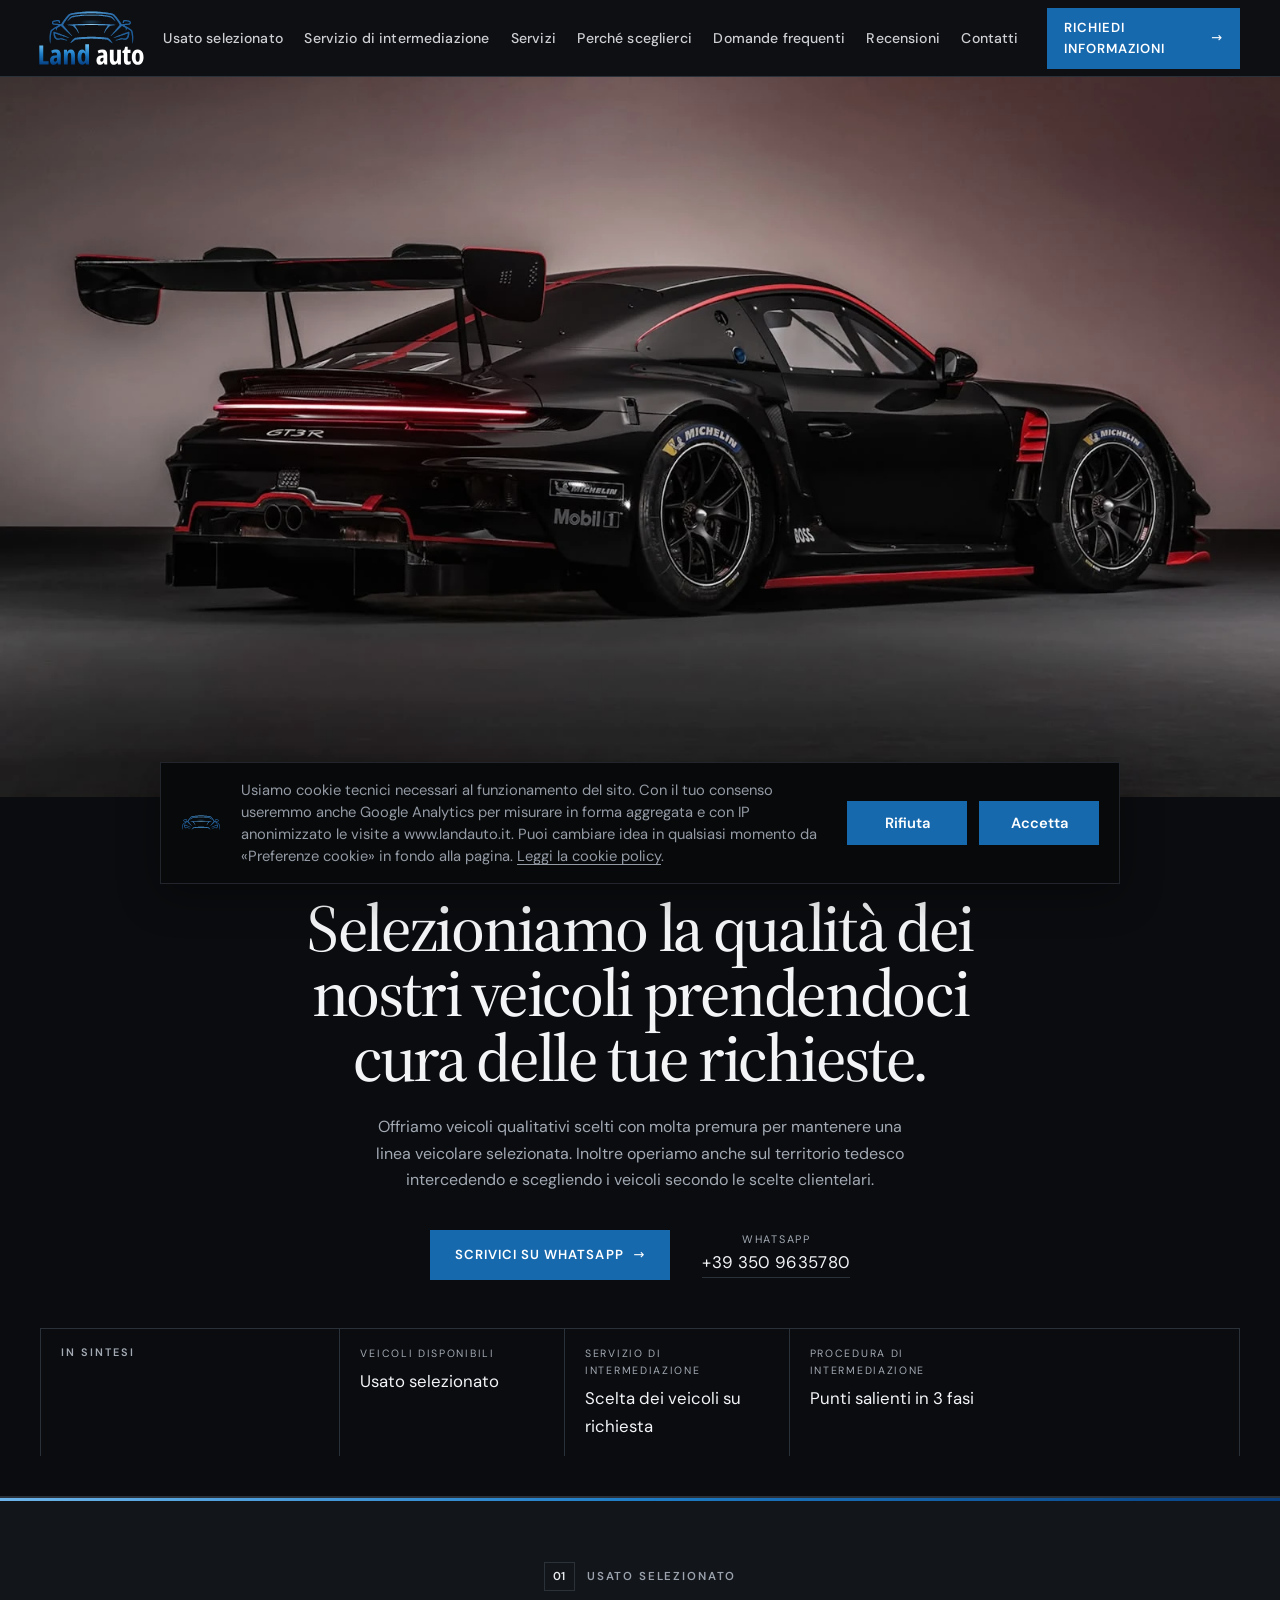
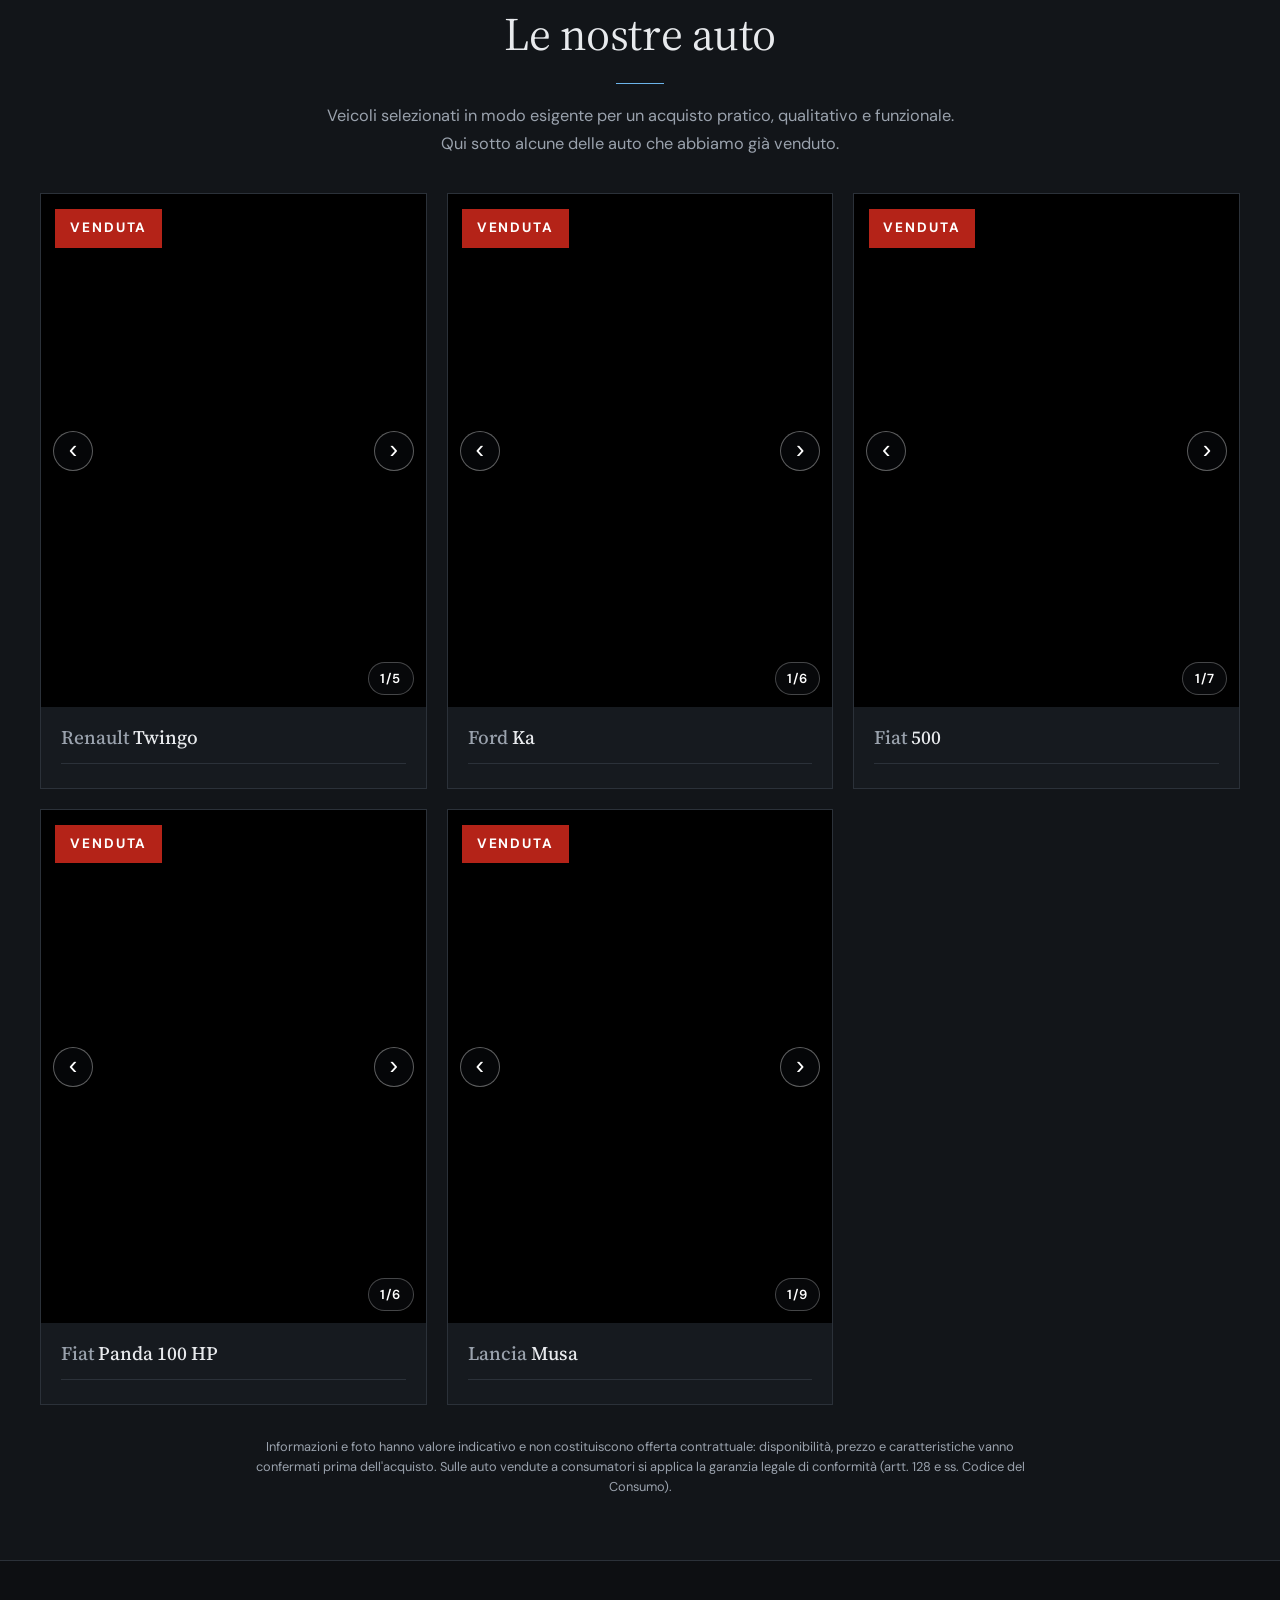
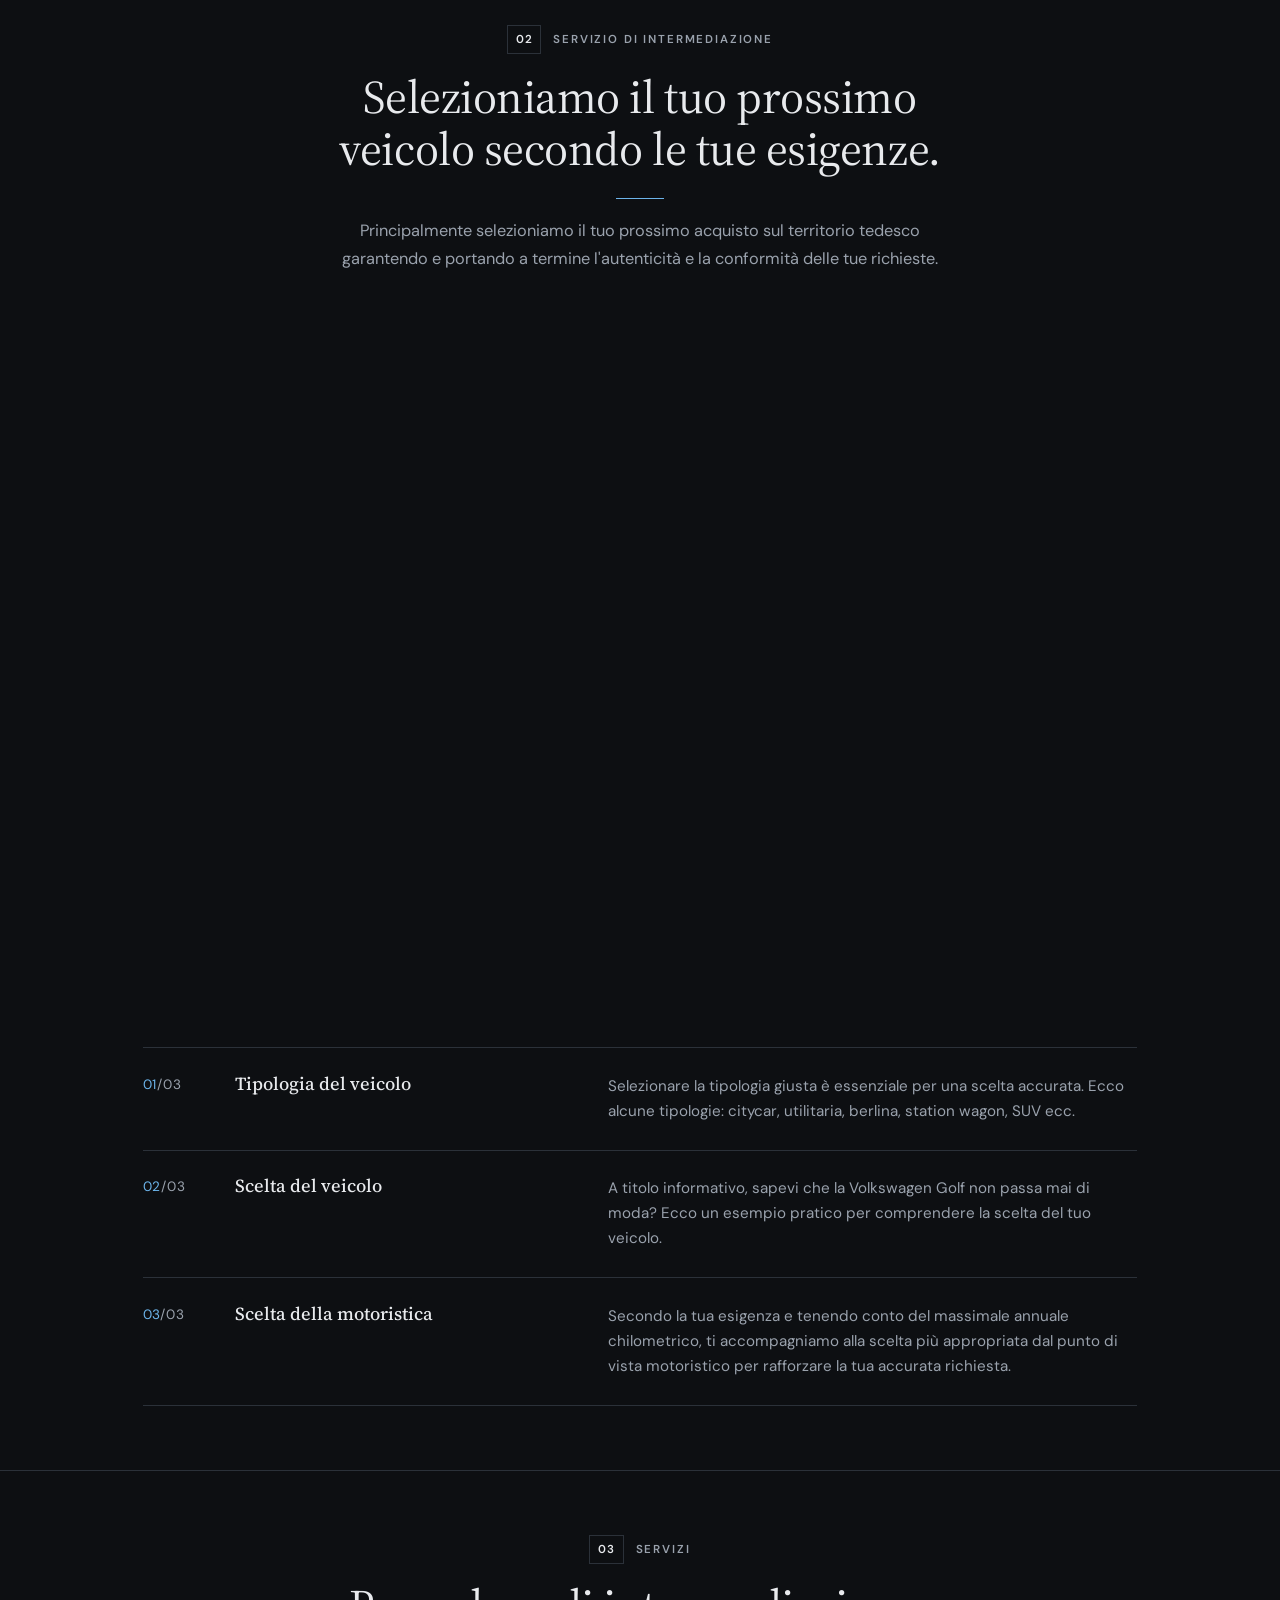
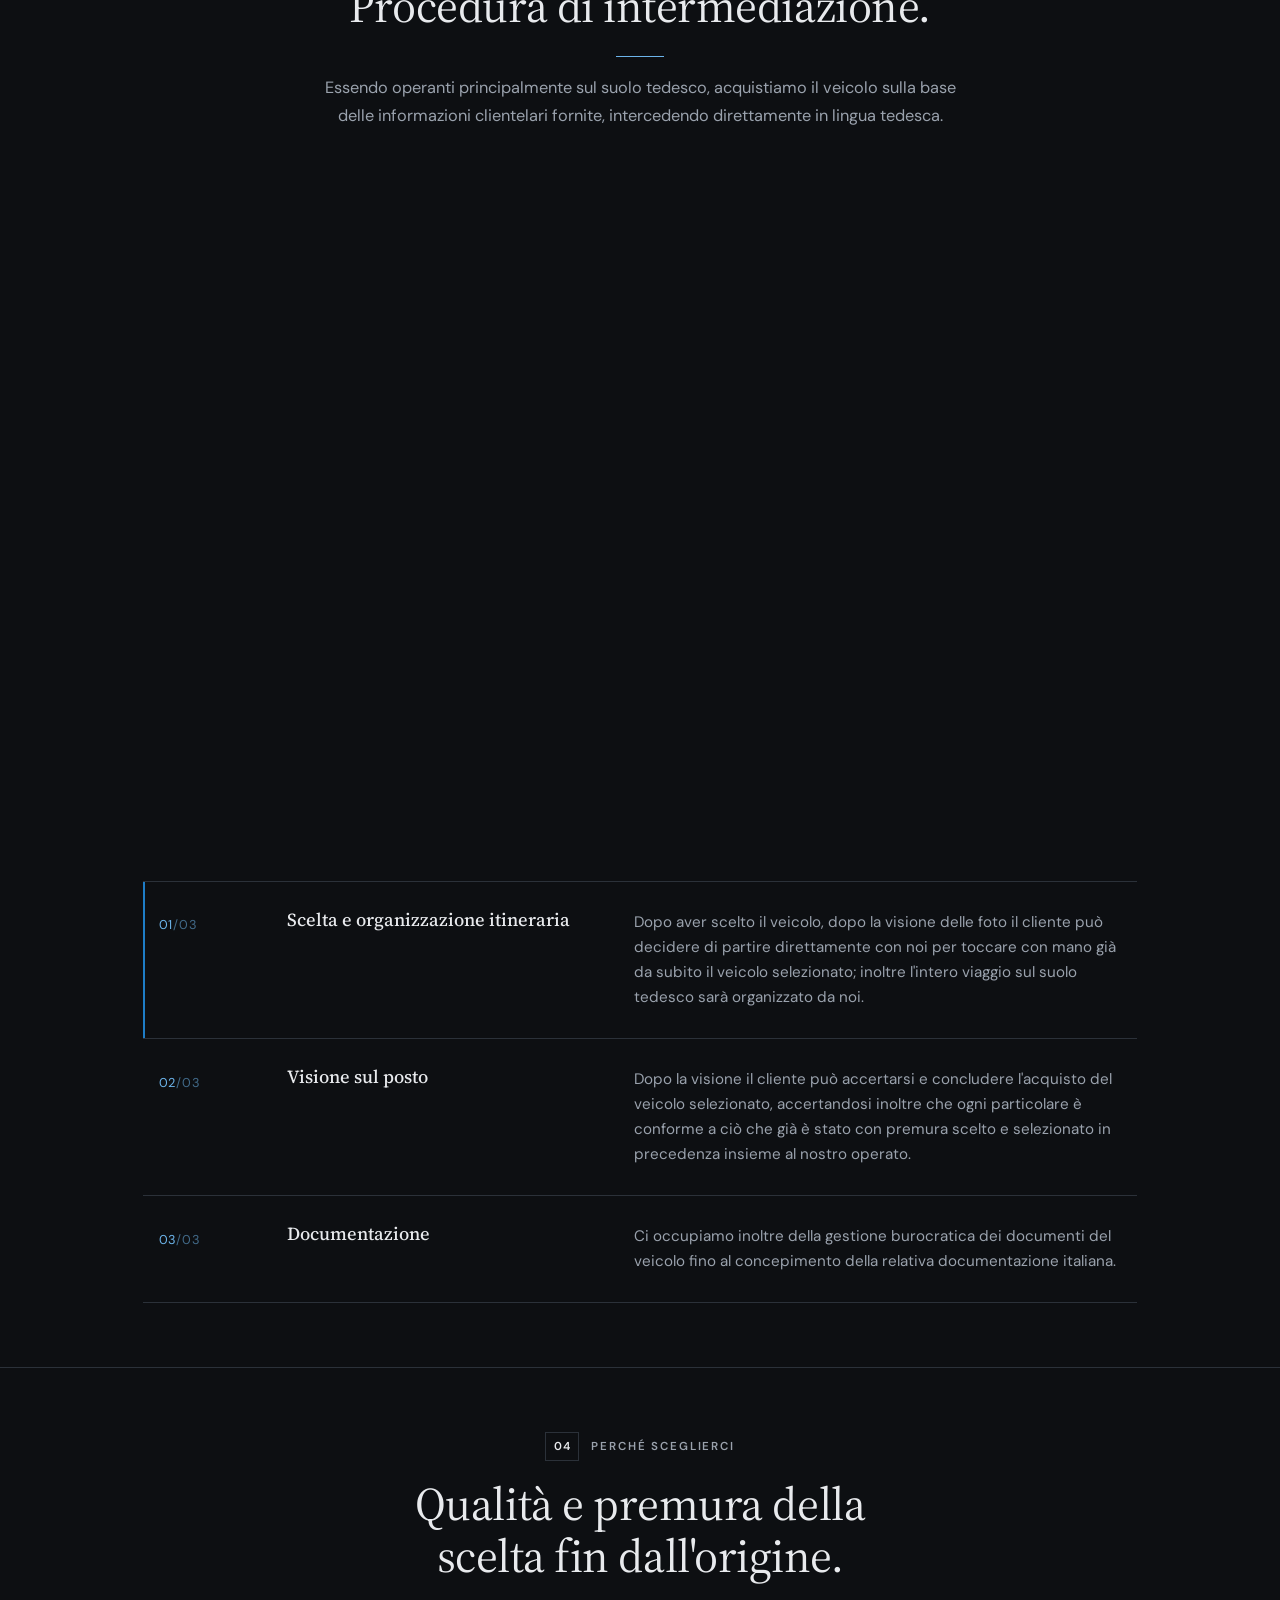
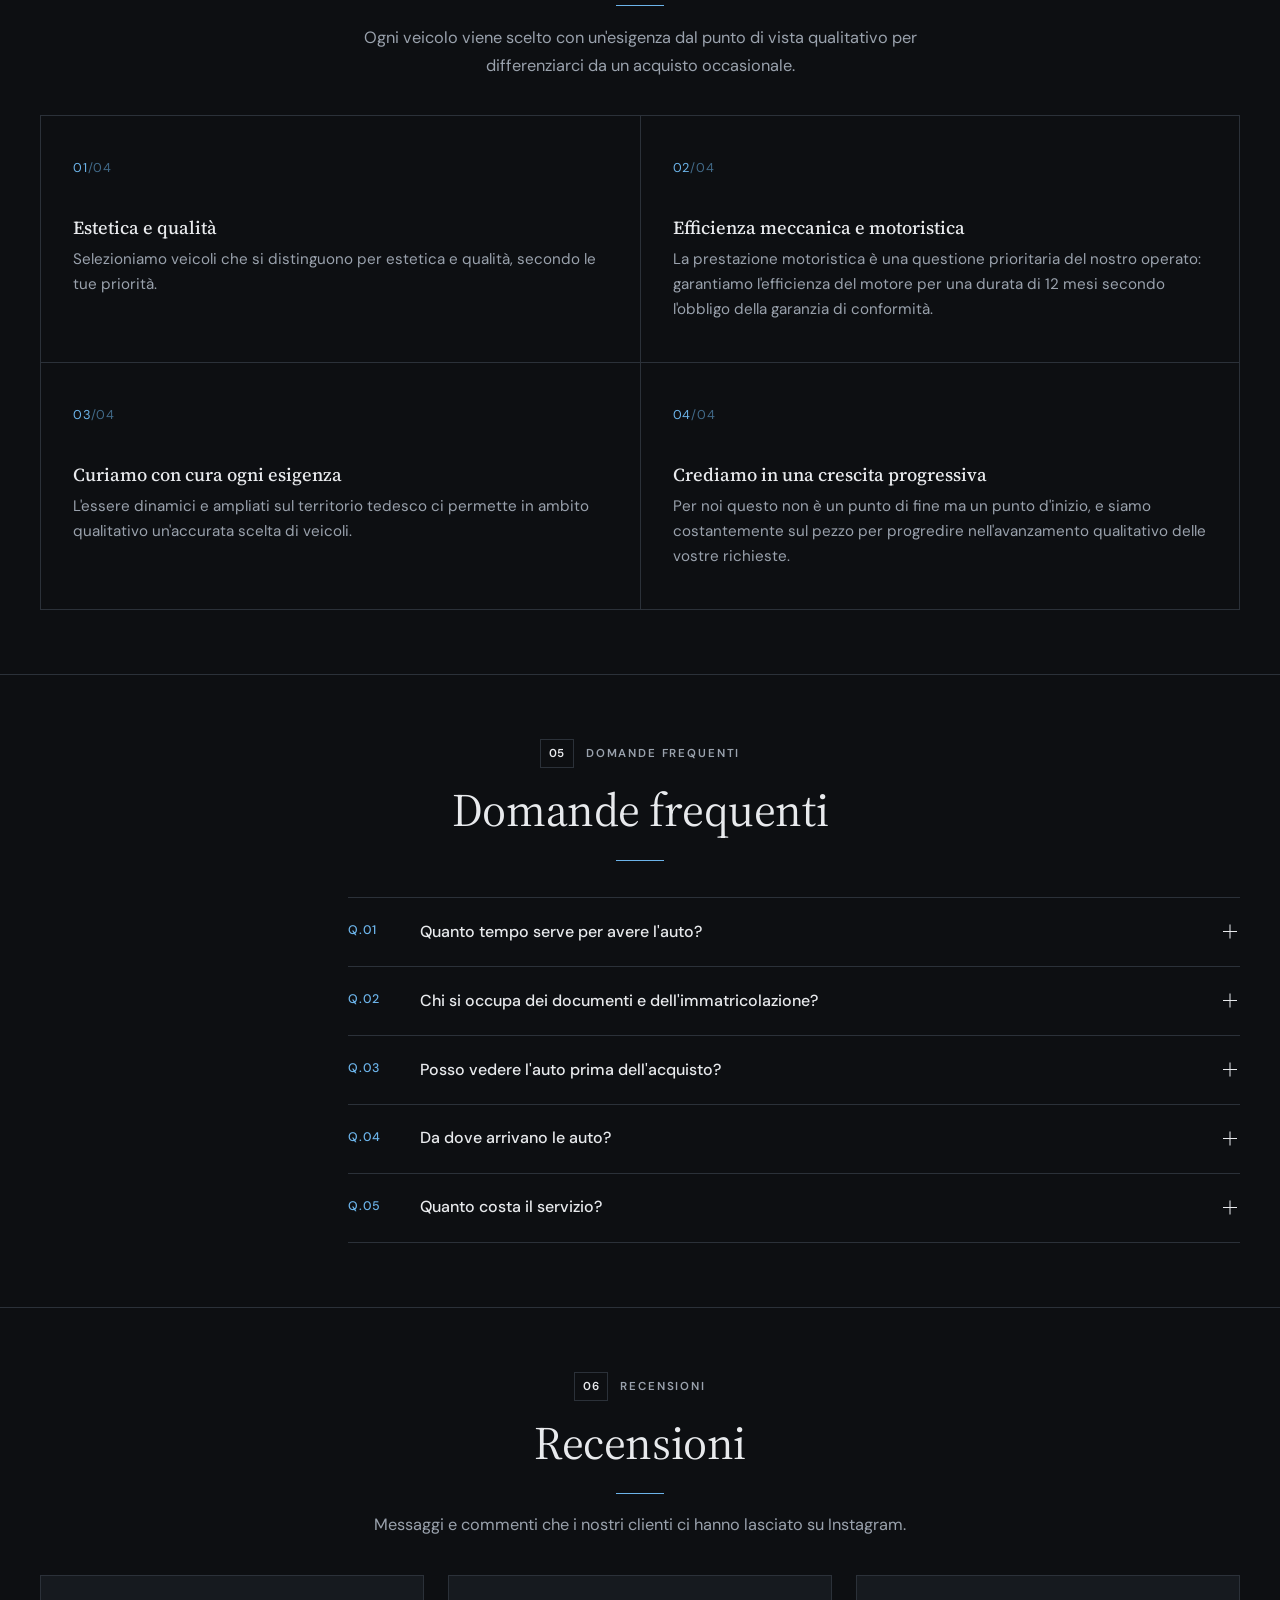
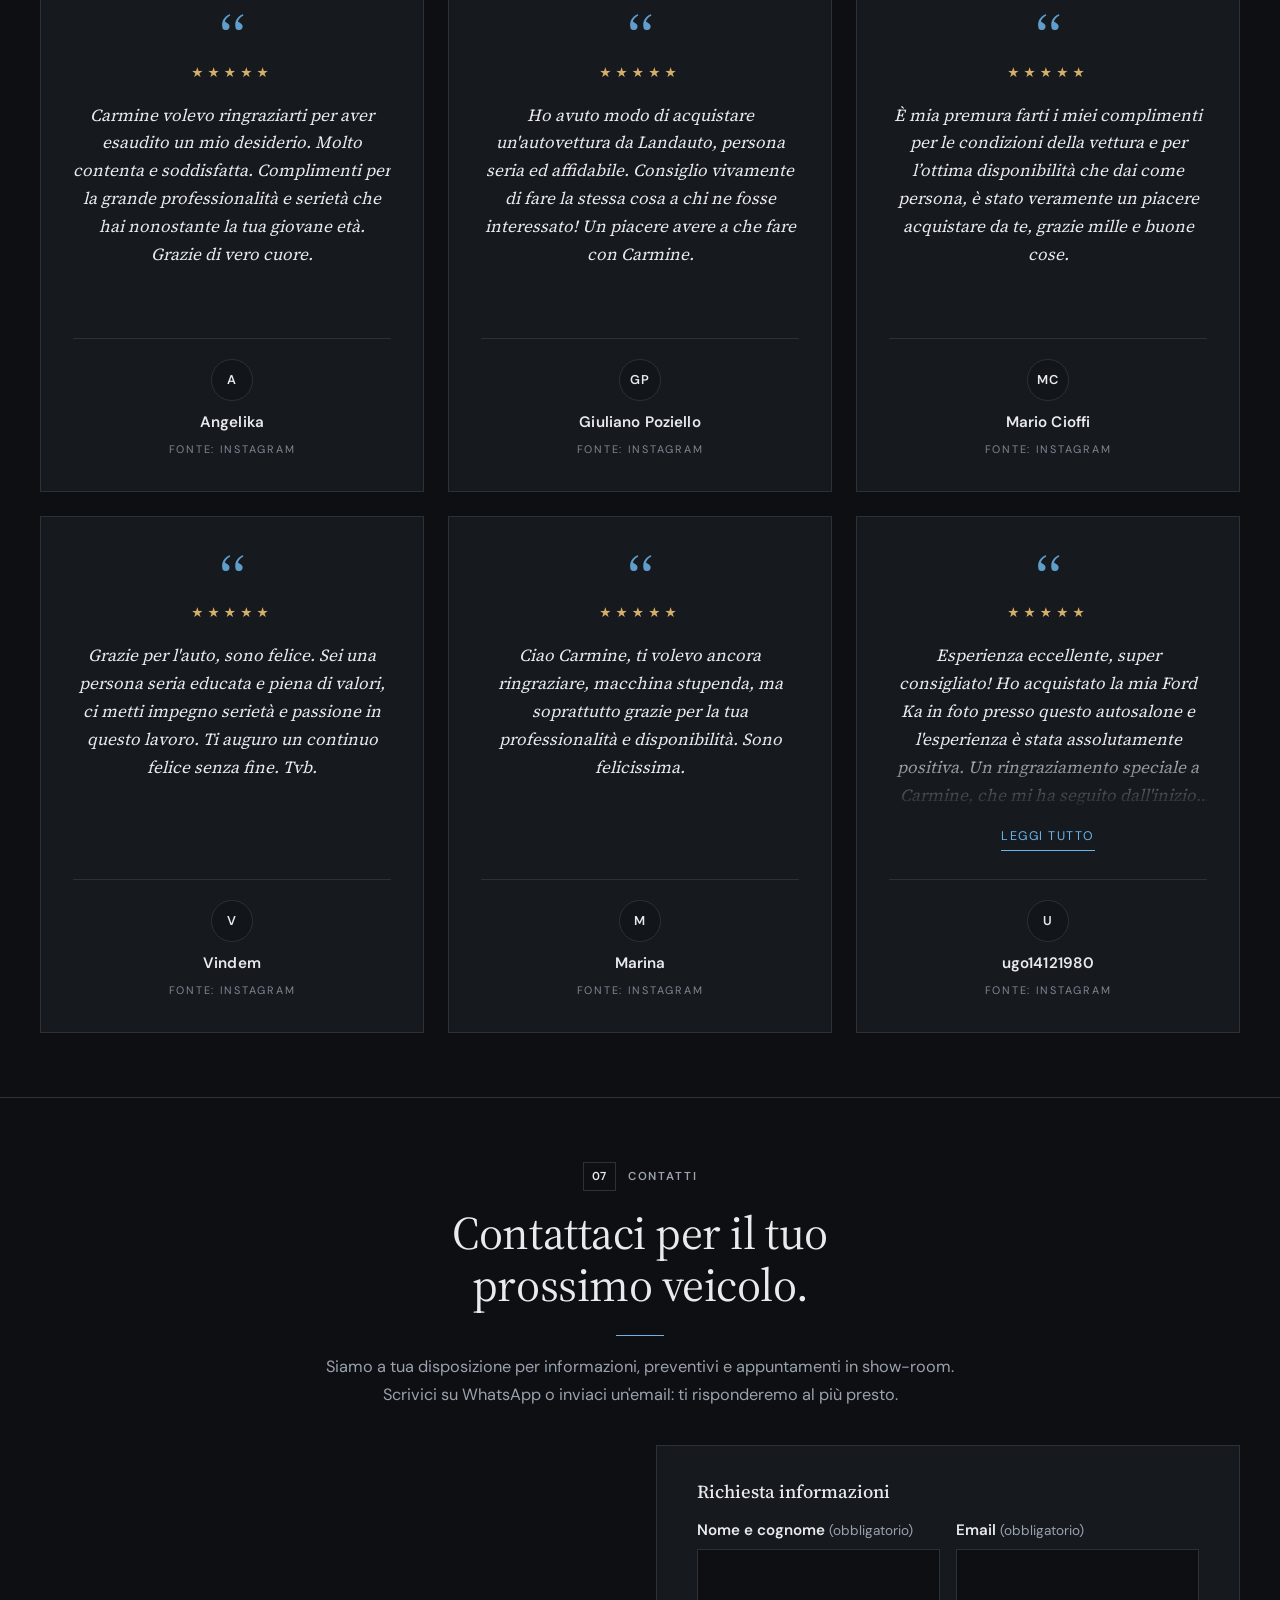
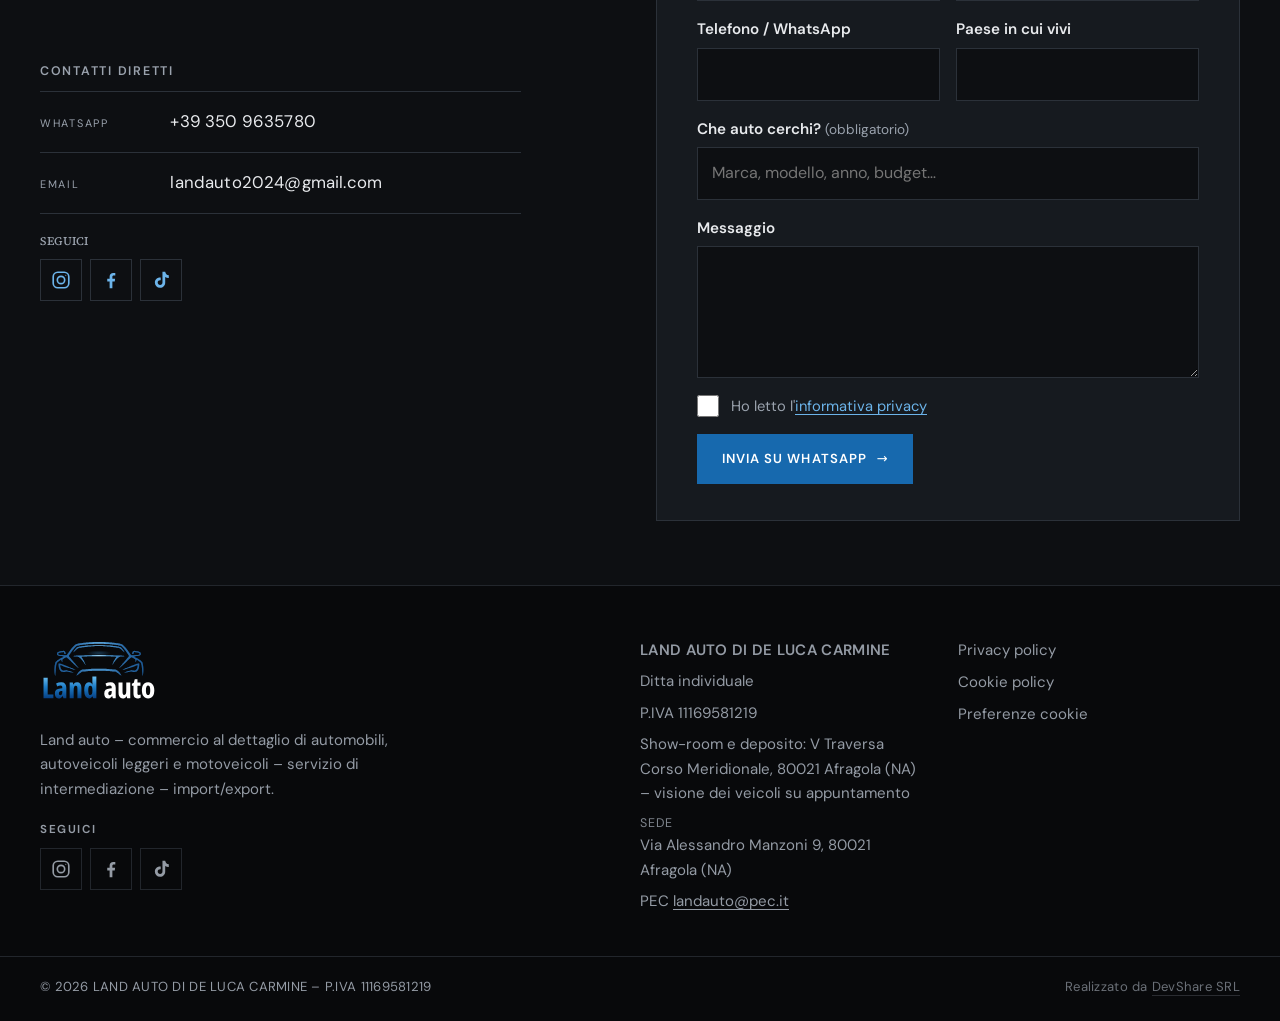
<file: index.html>
<!doctype html>
<html lang="it">
  <head>
    <meta charset="UTF-8" />
    <meta name="viewport" content="width=device-width, initial-scale=1.0" />
    <title>Land auto – Auto in vendita e import da Italia ed Europa</title>
    <meta name="description" content="Land auto, Afragola (NA): auto in vendita diretta e servizio di intermediazione. Acquistiamo in Italia e in Europa e ti seguiamo fino alla nazionalizzazione e ai documenti italiani." />
    <meta name="robots" content="index, follow" />
    <meta http-equiv="Content-Security-Policy" content="default-src 'self'; img-src 'self' data: https://*.google-analytics.com https://*.googletagmanager.com; style-src 'self'; script-src 'self' https://www.googletagmanager.com; font-src 'self'; connect-src 'self' https://*.google-analytics.com https://*.analytics.google.com https://www.googletagmanager.com; base-uri 'self'; object-src 'none'; form-action 'self'" />
    <link rel="canonical" href="https://www.landauto.it/" />
    <meta name="referrer" content="strict-origin-when-cross-origin" />
    <meta name="theme-color" content="#0D0F12" />
    <link rel="icon" href="/favicon.ico" sizes="16x16 32x32 48x48" />
    <link rel="icon" href="/favicon.svg" type="image/svg+xml" />
    <link rel="icon" href="/favicon-32.png" type="image/png" sizes="32x32" />
    <link rel="icon" href="/favicon-16.png" type="image/png" sizes="16x16" />
    <link rel="icon" href="/favicon-48.png" type="image/png" sizes="48x48" />
    <link rel="apple-touch-icon" href="/apple-touch-icon.png" sizes="180x180" />
    <meta property="og:type" content="website" />
    <meta property="og:site_name" content="Land auto" />
    <meta property="og:title" content="Land auto – Auto in vendita e import da Italia ed Europa" />
    <meta property="og:description" content="Land auto, Afragola (NA): auto in vendita diretta e servizio di intermediazione. Acquistiamo in Italia e in Europa e ti seguiamo fino alla nazionalizzazione e ai documenti italiani." />
    <meta property="og:url" content="https://www.landauto.it/" />
    <meta property="og:image" content="https://www.landauto.it/og-image.png" />
    <meta property="og:image:width" content="1200" />
    <meta property="og:image:height" content="630" />
    <meta property="og:image:alt" content="Land auto" />
    <meta property="og:locale" content="it_IT" />
    <meta name="twitter:card" content="summary_large_image" />
    <meta name="twitter:title" content="Land auto – Auto in vendita e import da Italia ed Europa" />
    <meta name="twitter:description" content="Land auto, Afragola (NA): auto in vendita diretta e servizio di intermediazione. Acquistiamo in Italia e in Europa e ti seguiamo fino alla nazionalizzazione e ai documenti italiani." />
    <meta name="twitter:image" content="https://www.landauto.it/og-image.png" />
    <link rel="stylesheet" href="/consenso/consenso-cookie.css">
    <script src="/consenso/consenso-cookie.js" data-ga-id="G-TK7W94NKMG" data-informativa="/cookie.html" data-logo="/logo/simbolo.svg" data-nome-sito="www.landauto.it"></script>
    <script type="module" crossorigin src="/assets/index-BCoKbFZi.js"></script>
    <link rel="stylesheet" crossorigin href="/assets/index-Bgn8JjcV.css">
  </head>
  <body>
    <div id="root"></div>
  </body>
</html>
</file>
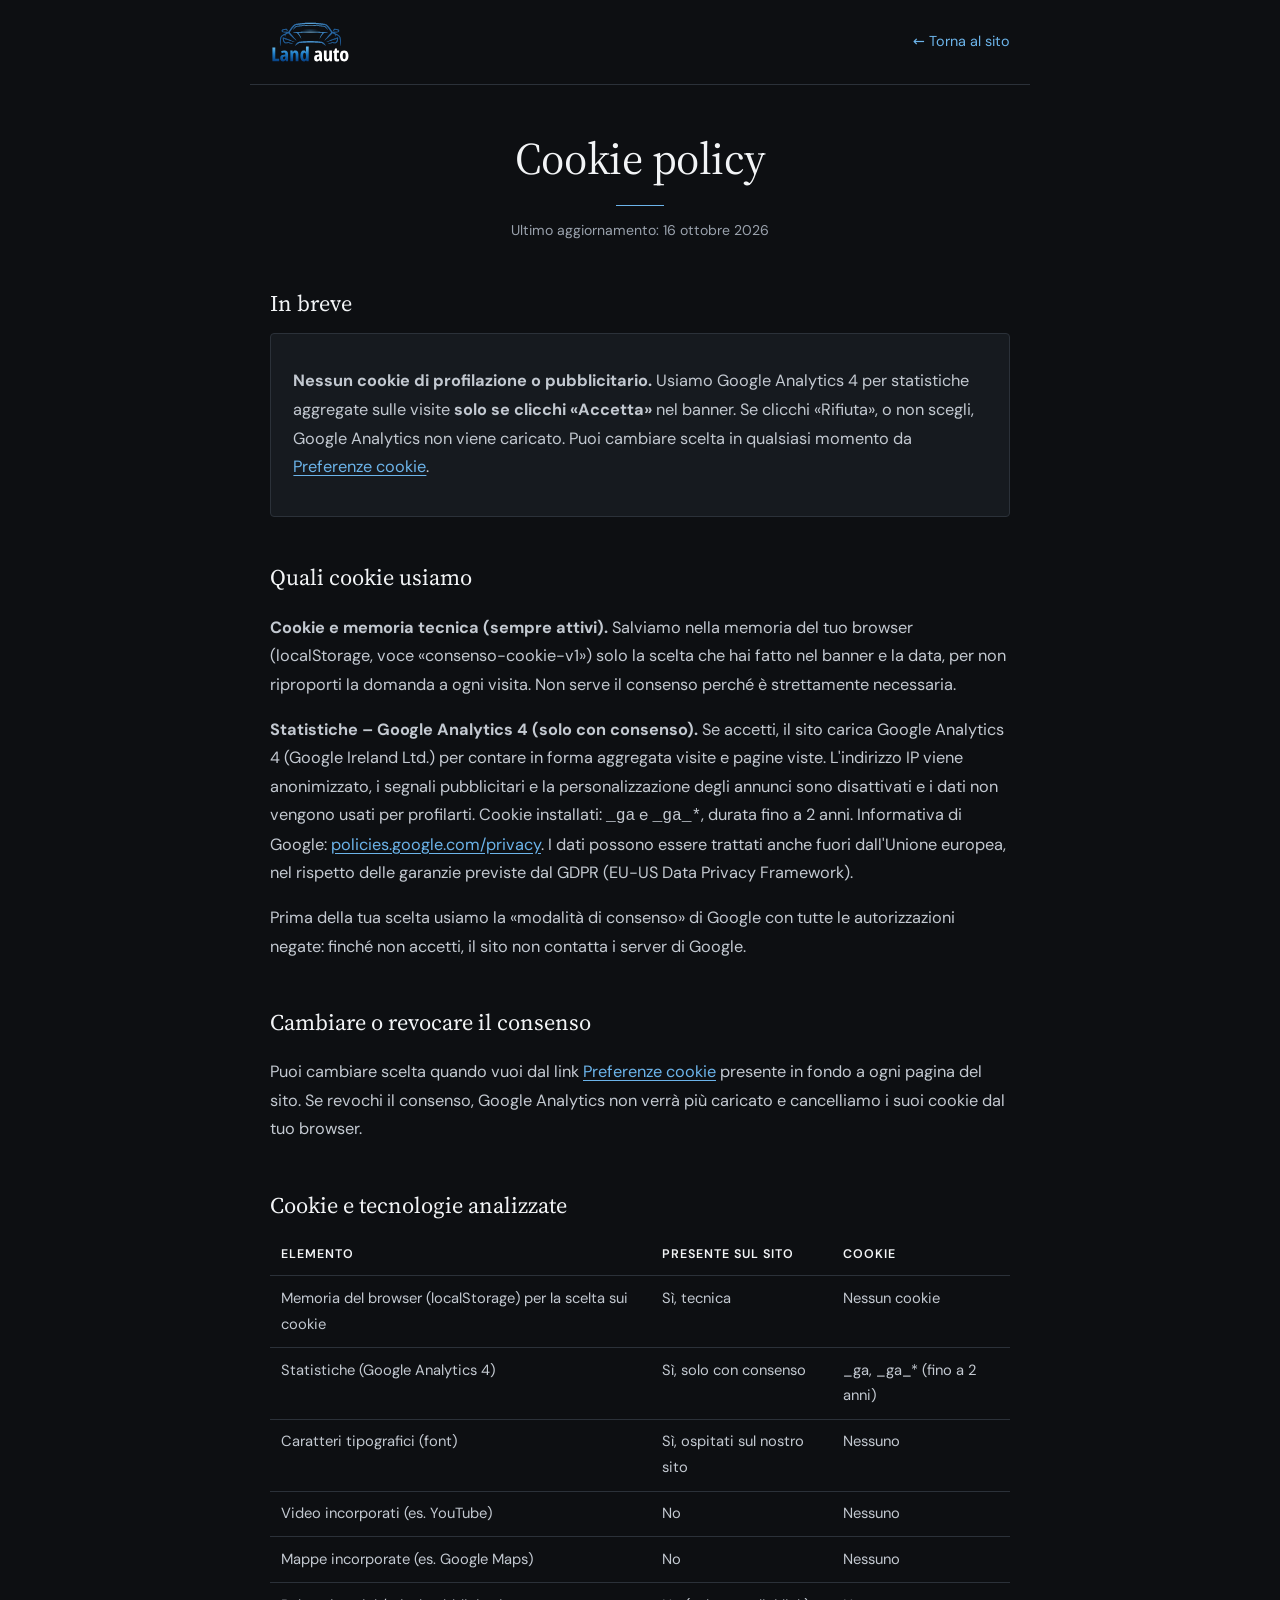
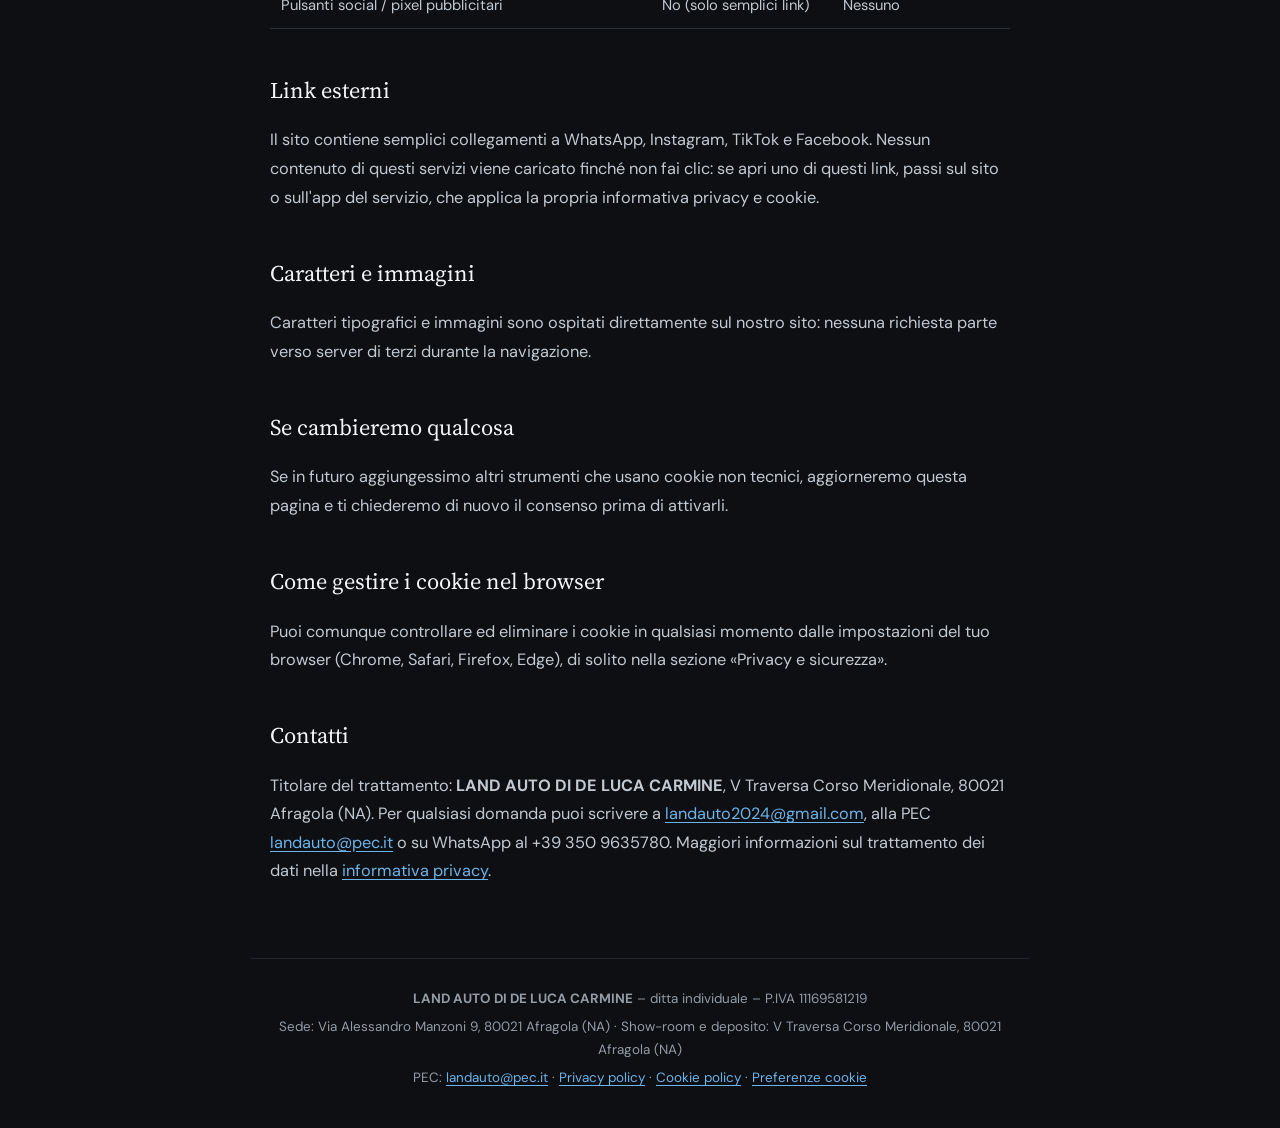
<file: cookie.html>
<!doctype html>
<html lang="it">
<head>
<meta charset="UTF-8" />
<meta name="viewport" content="width=device-width, initial-scale=1.0" />
<title>Cookie policy – Land auto</title>
<meta name="description" content="Cookie policy di Land auto: il sito usa solo cookie tecnici e, solo con il tuo consenso, Google Analytics 4 per le statistiche." />
<meta name="robots" content="index, follow" />
<meta http-equiv="Content-Security-Policy" content="default-src 'self'; img-src 'self' data:; style-src 'self'; script-src 'none'; font-src 'self'; base-uri 'self'; object-src 'none'; form-action 'none'" />
<meta name="referrer" content="strict-origin-when-cross-origin" />
<link rel="canonical" href="https://www.landauto.it/cookie.html" />
<link rel="icon" href="favicon.ico" sizes="16x16 32x32 48x48" />
<link rel="icon" href="favicon.svg" type="image/svg+xml" />
<link rel="stylesheet" href="legale.css" />
</head>
<body>
<header><a href="./"><img src="logo/logo.svg" alt="Land auto – torna alla home" width="672" height="364" /></a><a href="./">← Torna al sito</a></header>
<main>
<h1>Cookie policy</h1>
<p class="aggiornato">Ultimo aggiornamento: 16 ottobre 2026</p>

<h2>In breve</h2>
<div class="scheda"><p><strong>Nessun cookie di profilazione o pubblicitario.</strong> Usiamo Google Analytics 4 per statistiche aggregate sulle visite <strong>solo se clicchi «Accetta»</strong> nel banner. Se clicchi «Rifiuta», o non scegli, Google Analytics non viene caricato. Puoi cambiare scelta in qualsiasi momento da <a href="/#preferenze-cookie">Preferenze cookie</a>.</p></div>

<h2>Quali cookie usiamo</h2>
<p><strong>Cookie e memoria tecnica (sempre attivi).</strong> Salviamo nella memoria del tuo browser (localStorage, voce «consenso-cookie-v1») solo la scelta che hai fatto nel banner e la data, per non riproporti la domanda a ogni visita. Non serve il consenso perché è strettamente necessaria.</p>
<p><strong>Statistiche – Google Analytics 4 (solo con consenso).</strong> Se accetti, il sito carica Google Analytics 4 (Google Ireland Ltd.) per contare in forma aggregata visite e pagine viste. L'indirizzo IP viene anonimizzato, i segnali pubblicitari e la personalizzazione degli annunci sono disattivati e i dati non vengono usati per profilarti. Cookie installati: <code>_ga</code> e <code>_ga_*</code>, durata fino a 2 anni. Informativa di Google: <a href="https://policies.google.com/privacy?hl=it">policies.google.com/privacy</a>. I dati possono essere trattati anche fuori dall'Unione europea, nel rispetto delle garanzie previste dal GDPR (EU-US Data Privacy Framework).</p>
<p>Prima della tua scelta usiamo la «modalità di consenso» di Google con tutte le autorizzazioni negate: finché non accetti, il sito non contatta i server di Google.</p>

<h2>Cambiare o revocare il consenso</h2>
<p>Puoi cambiare scelta quando vuoi dal link <a href="/#preferenze-cookie">Preferenze cookie</a> presente in fondo a ogni pagina del sito. Se revochi il consenso, Google Analytics non verrà più caricato e cancelliamo i suoi cookie dal tuo browser.</p>

<h2>Cookie e tecnologie analizzate</h2>
<table>
<thead><tr><th>Elemento</th><th>Presente sul sito</th><th>Cookie</th></tr></thead>
<tbody>
<tr><td>Memoria del browser (localStorage) per la scelta sui cookie</td><td>Sì, tecnica</td><td>Nessun cookie</td></tr>
<tr><td>Statistiche (Google Analytics 4)</td><td>Sì, solo con consenso</td><td>_ga, _ga_* (fino a 2 anni)</td></tr>
<tr><td>Caratteri tipografici (font)</td><td>Sì, ospitati sul nostro sito</td><td>Nessuno</td></tr>
<tr><td>Video incorporati (es. YouTube)</td><td>No</td><td>Nessuno</td></tr>
<tr><td>Mappe incorporate (es. Google Maps)</td><td>No</td><td>Nessuno</td></tr>
<tr><td>Pulsanti social / pixel pubblicitari</td><td>No (solo semplici link)</td><td>Nessuno</td></tr>
</tbody>
</table>

<h2>Link esterni</h2>
<p>Il sito contiene semplici collegamenti a WhatsApp, Instagram, TikTok e Facebook. Nessun contenuto di questi servizi viene caricato finché non fai clic: se apri uno di questi link, passi sul sito o sull'app del servizio, che applica la propria informativa privacy e cookie.</p>

<h2>Caratteri e immagini</h2>
<p>Caratteri tipografici e immagini sono ospitati direttamente sul nostro sito: nessuna richiesta parte verso server di terzi durante la navigazione.</p>

<h2>Se cambieremo qualcosa</h2>
<p>Se in futuro aggiungessimo altri strumenti che usano cookie non tecnici, aggiorneremo questa pagina e ti chiederemo di nuovo il consenso prima di attivarli.</p>

<h2>Come gestire i cookie nel browser</h2>
<p>Puoi comunque controllare ed eliminare i cookie in qualsiasi momento dalle impostazioni del tuo browser (Chrome, Safari, Firefox, Edge), di solito nella sezione «Privacy e sicurezza».</p>

<h2>Contatti</h2>
<p>Titolare del trattamento: <strong>LAND AUTO DI DE LUCA CARMINE</strong>, V Traversa Corso Meridionale, 80021 Afragola (NA). Per qualsiasi domanda puoi scrivere a <a href="mailto:landauto2024@gmail.com">landauto2024@gmail.com</a>, alla PEC <a href="mailto:landauto@pec.it">landauto@pec.it</a> o su WhatsApp al +39 350 9635780. Maggiori informazioni sul trattamento dei dati nella <a href="privacy.html">informativa privacy</a>.</p>
</main>
<footer>
<p><strong>LAND AUTO DI DE LUCA CARMINE</strong> – ditta individuale – P.IVA 11169581219</p>
<p>Sede: Via Alessandro Manzoni 9, 80021 Afragola (NA) · Show-room e deposito: V Traversa Corso Meridionale, 80021 Afragola (NA)</p>
<p>PEC: <a href="mailto:landauto@pec.it">landauto@pec.it</a> · <a href="privacy.html">Privacy policy</a> · <a href="cookie.html">Cookie policy</a> · <a href="/#preferenze-cookie">Preferenze cookie</a></p>
</footer>
</body>
</html>
</file>
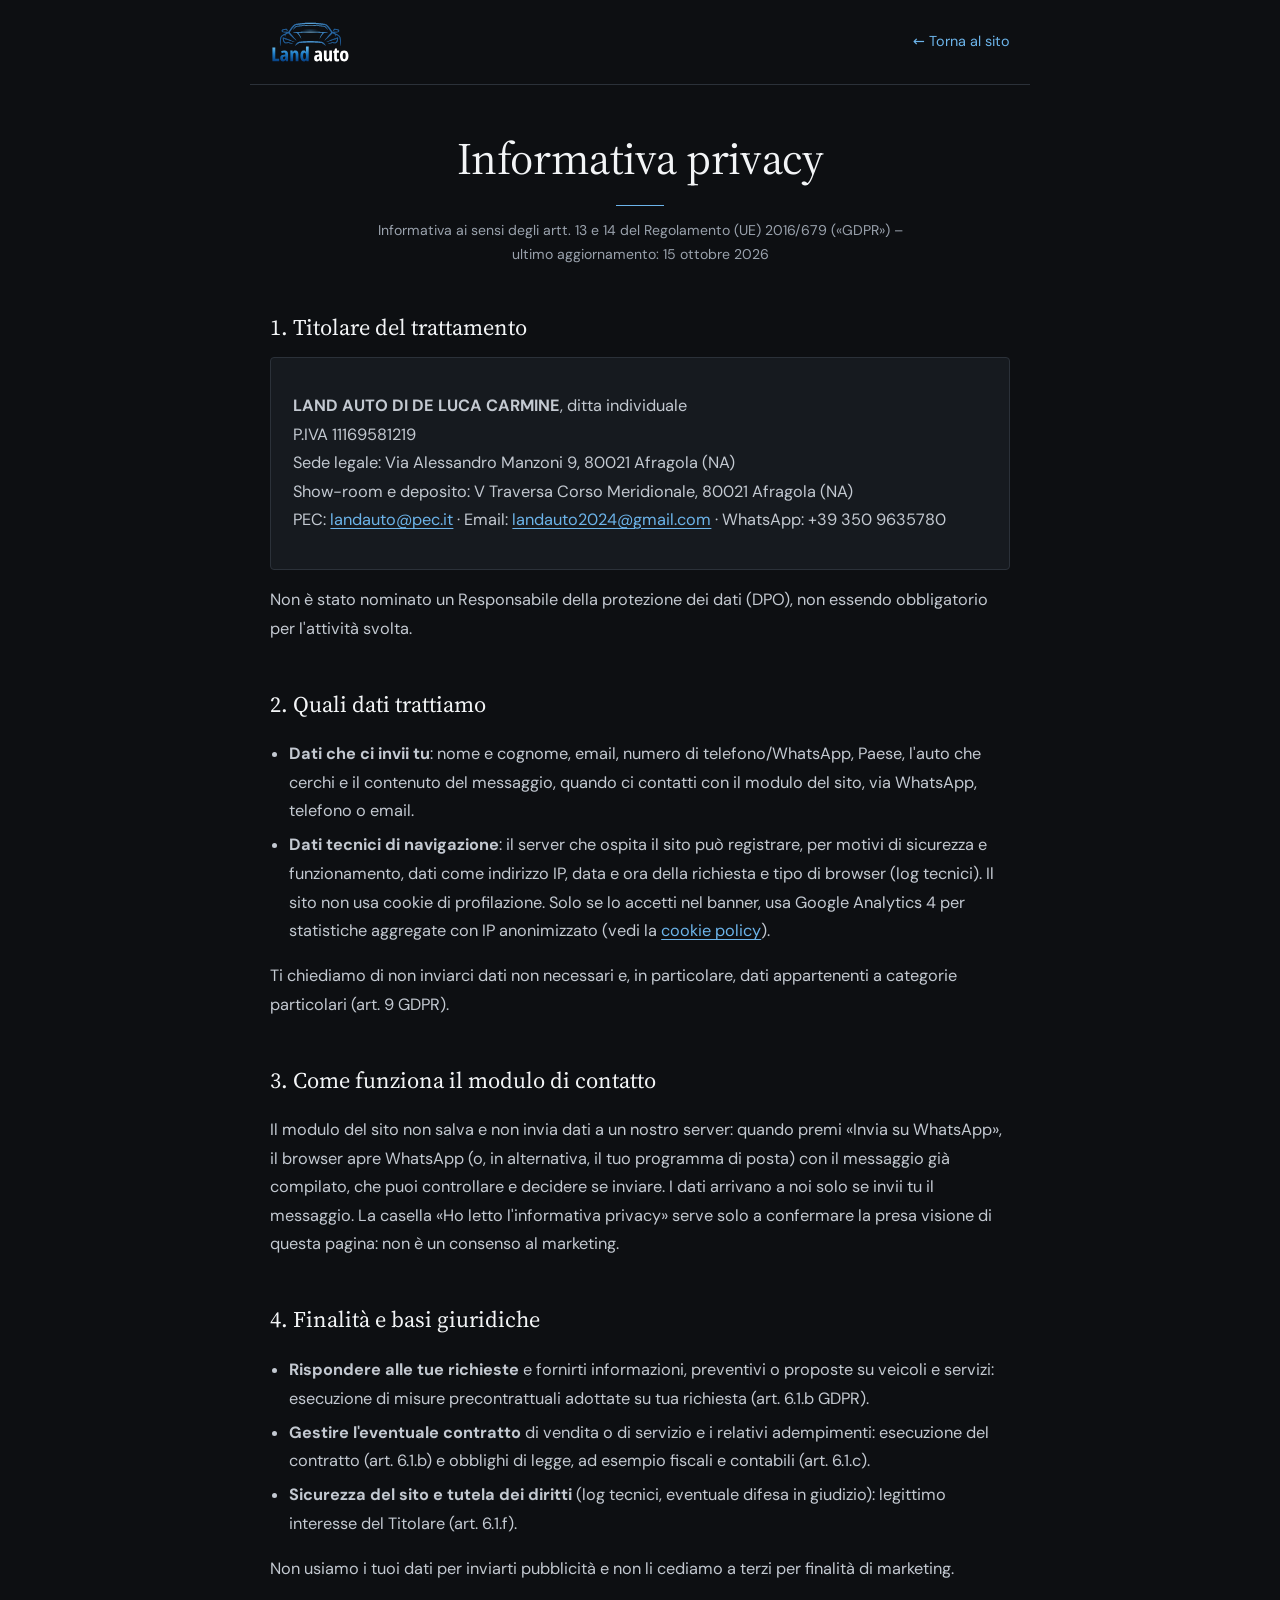
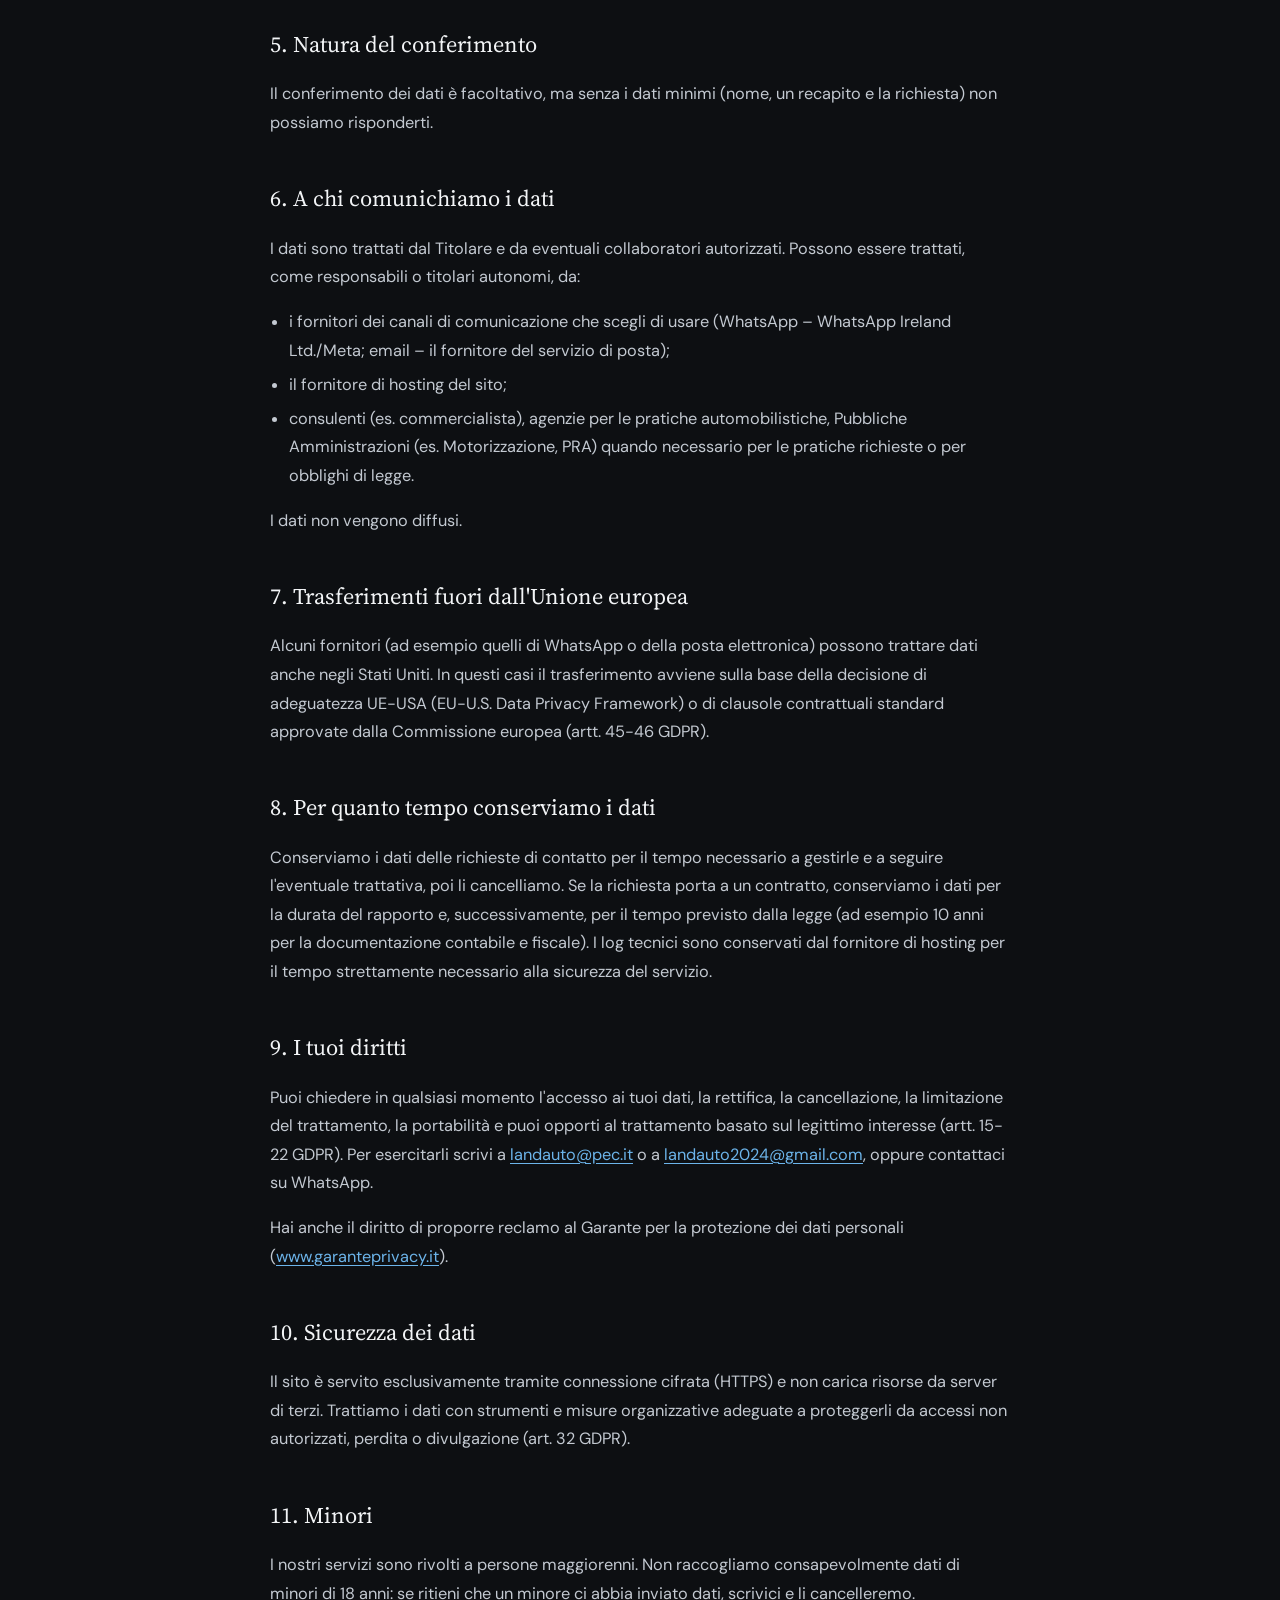
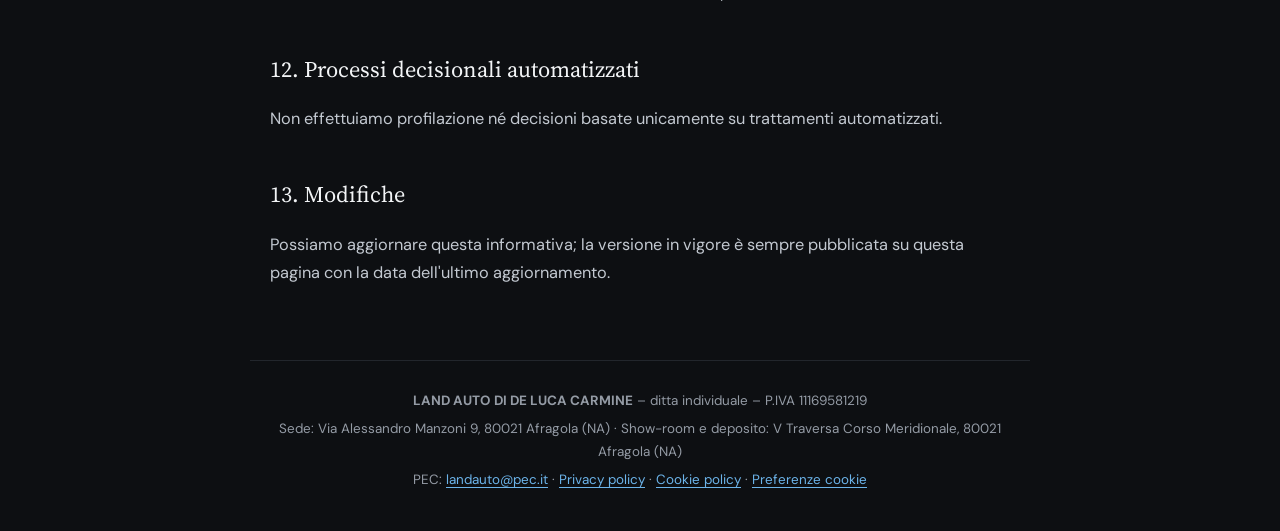
<file: privacy.html>
<!doctype html>
<html lang="it">
<head>
<meta charset="UTF-8" />
<meta name="viewport" content="width=device-width, initial-scale=1.0" />
<title>Informativa privacy – Land auto</title>
<meta name="description" content="Informativa sul trattamento dei dati personali di Land auto (art. 13 GDPR)." />
<meta name="robots" content="index, follow" />
<meta http-equiv="Content-Security-Policy" content="default-src 'self'; img-src 'self' data:; style-src 'self'; script-src 'none'; font-src 'self'; base-uri 'self'; object-src 'none'; form-action 'none'" />
<meta name="referrer" content="strict-origin-when-cross-origin" />
<link rel="canonical" href="https://www.landauto.it/privacy.html" />
<link rel="icon" href="favicon.ico" sizes="16x16 32x32 48x48" />
<link rel="icon" href="favicon.svg" type="image/svg+xml" />
<link rel="stylesheet" href="legale.css" />
</head>
<body>
<header><a href="./"><img src="logo/logo.svg" alt="Land auto – torna alla home" width="672" height="364" /></a><a href="./">← Torna al sito</a></header>
<main>
<h1>Informativa privacy</h1>
<p class="aggiornato">Informativa ai sensi degli artt. 13 e 14 del Regolamento (UE) 2016/679 («GDPR») – ultimo aggiornamento: 15 ottobre 2026</p>

<h2>1. Titolare del trattamento</h2>
<div class="scheda">
<p><strong>LAND AUTO DI DE LUCA CARMINE</strong>, ditta individuale<br />
P.IVA 11169581219<br />
Sede legale: Via Alessandro Manzoni 9, 80021 Afragola (NA)<br />
Show-room e deposito: V Traversa Corso Meridionale, 80021 Afragola (NA)<br />
PEC: <a href="mailto:landauto@pec.it">landauto@pec.it</a> · Email: <a href="mailto:landauto2024@gmail.com">landauto2024@gmail.com</a> · WhatsApp: +39 350 9635780</p>
</div>
<p>Non è stato nominato un Responsabile della protezione dei dati (DPO), non essendo obbligatorio per l'attività svolta.</p>

<h2>2. Quali dati trattiamo</h2>
<ul>
<li><strong>Dati che ci invii tu</strong>: nome e cognome, email, numero di telefono/WhatsApp, Paese, l'auto che cerchi e il contenuto del messaggio, quando ci contatti con il modulo del sito, via WhatsApp, telefono o email.</li>
<li><strong>Dati tecnici di navigazione</strong>: il server che ospita il sito può registrare, per motivi di sicurezza e funzionamento, dati come indirizzo IP, data e ora della richiesta e tipo di browser (log tecnici). Il sito non usa cookie di profilazione. Solo se lo accetti nel banner, usa Google Analytics 4 per statistiche aggregate con IP anonimizzato (vedi la <a href="cookie.html">cookie policy</a>).</li>
</ul>
<p>Ti chiediamo di non inviarci dati non necessari e, in particolare, dati appartenenti a categorie particolari (art. 9 GDPR).</p>

<h2>3. Come funziona il modulo di contatto</h2>
<p>Il modulo del sito non salva e non invia dati a un nostro server: quando premi «Invia su WhatsApp», il browser apre WhatsApp (o, in alternativa, il tuo programma di posta) con il messaggio già compilato, che puoi controllare e decidere se inviare. I dati arrivano a noi solo se invii tu il messaggio. La casella «Ho letto l'informativa privacy» serve solo a confermare la presa visione di questa pagina: non è un consenso al marketing.</p>

<h2>4. Finalità e basi giuridiche</h2>
<ul>
<li><strong>Rispondere alle tue richieste</strong> e fornirti informazioni, preventivi o proposte su veicoli e servizi: esecuzione di misure precontrattuali adottate su tua richiesta (art. 6.1.b GDPR).</li>
<li><strong>Gestire l'eventuale contratto</strong> di vendita o di servizio e i relativi adempimenti: esecuzione del contratto (art. 6.1.b) e obblighi di legge, ad esempio fiscali e contabili (art. 6.1.c).</li>
<li><strong>Sicurezza del sito e tutela dei diritti</strong> (log tecnici, eventuale difesa in giudizio): legittimo interesse del Titolare (art. 6.1.f).</li>
</ul>
<p>Non usiamo i tuoi dati per inviarti pubblicità e non li cediamo a terzi per finalità di marketing.</p>

<h2>5. Natura del conferimento</h2>
<p>Il conferimento dei dati è facoltativo, ma senza i dati minimi (nome, un recapito e la richiesta) non possiamo risponderti.</p>

<h2>6. A chi comunichiamo i dati</h2>
<p>I dati sono trattati dal Titolare e da eventuali collaboratori autorizzati. Possono essere trattati, come responsabili o titolari autonomi, da:</p>
<ul>
<li>i fornitori dei canali di comunicazione che scegli di usare (WhatsApp – WhatsApp Ireland Ltd./Meta; email – il fornitore del servizio di posta);</li>
<li>il fornitore di hosting del sito;</li>
<li>consulenti (es. commercialista), agenzie per le pratiche automobilistiche, Pubbliche Amministrazioni (es. Motorizzazione, PRA) quando necessario per le pratiche richieste o per obblighi di legge.</li>
</ul>
<p>I dati non vengono diffusi.</p>

<h2>7. Trasferimenti fuori dall'Unione europea</h2>
<p>Alcuni fornitori (ad esempio quelli di WhatsApp o della posta elettronica) possono trattare dati anche negli Stati Uniti. In questi casi il trasferimento avviene sulla base della decisione di adeguatezza UE-USA (EU-U.S. Data Privacy Framework) o di clausole contrattuali standard approvate dalla Commissione europea (artt. 45-46 GDPR).</p>

<h2>8. Per quanto tempo conserviamo i dati</h2>
<p>Conserviamo i dati delle richieste di contatto per il tempo necessario a gestirle e a seguire l'eventuale trattativa, poi li cancelliamo. Se la richiesta porta a un contratto, conserviamo i dati per la durata del rapporto e, successivamente, per il tempo previsto dalla legge (ad esempio 10 anni per la documentazione contabile e fiscale). I log tecnici sono conservati dal fornitore di hosting per il tempo strettamente necessario alla sicurezza del servizio.</p>

<h2>9. I tuoi diritti</h2>
<p>Puoi chiedere in qualsiasi momento l'accesso ai tuoi dati, la rettifica, la cancellazione, la limitazione del trattamento, la portabilità e puoi opporti al trattamento basato sul legittimo interesse (artt. 15-22 GDPR). Per esercitarli scrivi a <a href="mailto:landauto@pec.it">landauto@pec.it</a> o a <a href="mailto:landauto2024@gmail.com">landauto2024@gmail.com</a>, oppure contattaci su WhatsApp.</p>
<p>Hai anche il diritto di proporre reclamo al Garante per la protezione dei dati personali (<a href="https://www.garanteprivacy.it" rel="noopener noreferrer">www.garanteprivacy.it</a>).</p>

<h2>10. Sicurezza dei dati</h2>
<p>Il sito è servito esclusivamente tramite connessione cifrata (HTTPS) e non carica risorse da server di terzi. Trattiamo i dati con strumenti e misure organizzative adeguate a proteggerli da accessi non autorizzati, perdita o divulgazione (art. 32 GDPR).</p>

<h2>11. Minori</h2>
<p>I nostri servizi sono rivolti a persone maggiorenni. Non raccogliamo consapevolmente dati di minori di 18 anni: se ritieni che un minore ci abbia inviato dati, scrivici e li cancelleremo.</p>

<h2>12. Processi decisionali automatizzati</h2>
<p>Non effettuiamo profilazione né decisioni basate unicamente su trattamenti automatizzati.</p>

<h2>13. Modifiche</h2>
<p>Possiamo aggiornare questa informativa; la versione in vigore è sempre pubblicata su questa pagina con la data dell'ultimo aggiornamento.</p>
</main>
<footer>
<p><strong>LAND AUTO DI DE LUCA CARMINE</strong> – ditta individuale – P.IVA 11169581219</p>
<p>Sede: Via Alessandro Manzoni 9, 80021 Afragola (NA) · Show-room e deposito: V Traversa Corso Meridionale, 80021 Afragola (NA)</p>
<p>PEC: <a href="mailto:landauto@pec.it">landauto@pec.it</a> · <a href="privacy.html">Privacy policy</a> · <a href="cookie.html">Cookie policy</a> · <a href="/#preferenze-cookie">Preferenze cookie</a></p>
</footer>
</body>
</html>
</file>
<file: consenso/consenso-cookie.css>
/* Banner cookie: eredita colori e caratteri del sito tramite variabili CSS (con valori di riserva). */
.cc-banner{position:fixed;left:1rem;right:1rem;bottom:1rem;z-index:2147483000;max-width:960px;margin:0 auto;
  background:var(--cc-sfondo,var(--c-piede-sfondo,#0D0F12));color:var(--cc-testo,var(--c-piede-testo,#F2F2F2));
  border:1px solid var(--cc-bordo,var(--c-piede-bordo,rgba(255,255,255,.15)));border-radius:var(--angoli,12px);
  box-shadow:0 10px 40px rgba(0,0,0,.35);font-family:var(--font-testo,system-ui,sans-serif);font-size:.92rem;line-height:1.5}
.cc-banner[hidden]{display:none}
.cc-contenuto{display:flex;align-items:center;gap:1rem 1.25rem;padding:1rem 1.25rem;flex-wrap:wrap}
.cc-logo{flex:0 0 auto;width:40px;height:40px;object-fit:contain}
.cc-testo{flex:1 1 380px;margin:0}
.cc-testo a{color:inherit;text-decoration:underline}
.cc-pulsanti{display:flex;gap:.75rem;flex:0 0 auto}
/* Accetta e Rifiuta: stesso stile, stessa dimensione, stessa evidenza */
.cc-btn{min-width:120px;min-height:44px;padding:.6rem 1.2rem;font:inherit;font-weight:600;cursor:pointer;
  background:var(--cc-btn-sfondo,var(--c-bottone,#F2F2F2));color:var(--cc-btn-testo,var(--c-testo-bottone,#0D0F12));
  border:1px solid var(--cc-btn-sfondo,var(--c-bottone,#F2F2F2));border-radius:var(--angoli,8px)}
.cc-btn:hover{opacity:.88}
.cc-btn:focus-visible{outline:2px solid currentColor;outline-offset:3px}
@media (max-width:560px){.cc-pulsanti{width:100%}.cc-btn{flex:1}}
</file>
<file: assets/index-Bgn8JjcV.css>
@font-face{font-family:"Source Serif 4";src:url(/fonts/SourceSerif4-var.woff2) format("woff2");font-weight:200 900;font-style:normal;font-display:swap}@font-face{font-family:DM Sans;src:url(/fonts/DMSans-var.woff2) format("woff2");font-weight:100 1000;font-style:normal;font-display:swap}@font-face{font-family:Archivo;src:url(/fonts/Archivo-var.woff2) format("woff2");font-weight:100 900;font-style:normal;font-display:swap}@font-face{font-family:Hanken Grotesk;src:url(/fonts/HankenGrotesk-var.woff2) format("woff2");font-weight:100 900;font-style:normal;font-display:swap}*,*:before,*:after{box-sizing:border-box}html{scroll-behavior:smooth;scroll-padding-top:96px;-webkit-text-size-adjust:100%}@media(prefers-reduced-motion:reduce){html{scroll-behavior:auto}*,*:before,*:after{transition:none!important;animation:none!important}}body{margin:0;background:var(--c-sfondo);color:var(--c-testo);font-family:var(--font-testo);font-size:1.0625rem;line-height:1.6;-webkit-font-smoothing:antialiased;text-rendering:optimizeLegibility;font-feature-settings:"kern"}img{max-width:100%;display:block}h1,h2,h3{font-family:var(--font-titoli);font-weight:var(--peso-titoli);line-height:1.12;margin:0;text-wrap:balance}p{margin:0}a{color:var(--c-primario-chiaro);text-underline-offset:3px;text-decoration-thickness:1px}:focus-visible{outline:2px solid var(--c-primario);outline-offset:3px}main:focus{outline:none}.contenitore{width:100%;max-width:var(--larghezza-max);margin:0 auto;padding:0 1.25rem}@media(min-width:768px){.contenitore{padding:0 2.5rem}}.sezione{padding:4.5rem 0;border-top:1px solid var(--c-bordo)}.sezione__testa{margin-bottom:2.5rem;max-width:46rem}.sezione__kicker{display:flex;align-items:baseline;gap:.75rem;margin-bottom:1.25rem;font-family:var(--font-secondario);font-size:.78rem;font-weight:600;text-transform:uppercase;letter-spacing:var(--spaziatura-occhiello);color:var(--c-testo-secondario)}.sezione__numero{font-variant-numeric:tabular-nums;color:var(--c-primario-chiaro)}.sezione__titolo{font-size:clamp(1.85rem,4.6vw,3rem);letter-spacing:-.015em}.sezione__intro{margin-top:1.1rem;color:var(--c-testo-secondario);max-width:38rem}@media(min-width:1000px){.sezione{padding:7rem 0}}.bottone{display:inline-flex;align-items:center;justify-content:center;gap:.6rem;min-height:50px;padding:.8rem 1.5rem;border:1px solid var(--c-bottone);border-radius:var(--angoli);background:var(--c-bottone);color:var(--c-testo-bottone);font:inherit;font-size:.98rem;font-weight:600;text-decoration:none;cursor:pointer;transition:background-color .2s,color .2s,border-color .2s}.bottone:after{content:"→";font-weight:400;transition:transform .2s}.bottone:hover{background:var(--c-bottone-hover);border-color:var(--c-bottone-hover);color:var(--c-testo-bottone-hover)}.bottone:hover:after{transform:translate(3px)}.bottone--secondario,.bottone--testo{background:transparent;color:var(--c-testo);border-color:var(--c-bordo)}.bottone--secondario:after,.bottone--testo:after{content:none}.bottone--secondario:hover,.bottone--testo:hover{background:transparent;color:var(--c-testo);border-color:var(--c-testo)}.bottone--piccolo{min-height:42px;padding:.5rem 1rem;font-size:.9rem}.bottone--piccolo:after{content:none}.avviso{margin:0 0 2rem;padding:.7rem 0;font-size:.88rem;color:var(--c-avviso);border-top:1px dashed var(--c-avviso);border-bottom:1px dashed var(--c-avviso)}.segnaposto-immagine{display:grid;place-items:center;background:var(--c-segnaposto);color:var(--c-testo-segnaposto);font-size:.85rem;text-align:center;padding:1rem}.testo-lungo{max-width:42rem;color:var(--c-testo-secondario);display:grid;gap:1rem}.fascia-bozza{background:var(--c-bozza);color:var(--c-testo-bozza);text-align:center;font-size:.72rem;font-weight:600;letter-spacing:.12em;text-transform:uppercase;padding:.35rem 1rem}.salta{position:absolute;left:1rem;top:-100px;z-index:100;padding:.75rem 1rem;background:var(--c-bottone);color:var(--c-testo-bottone);font-weight:700}.salta:focus{top:1rem}.solo-lettori{position:absolute;width:1px;height:1px;overflow:hidden;clip:rect(0 0 0 0);white-space:nowrap}@media(hover:hover)and (prefers-reduced-motion:no-preference){figure img{transition:transform 1.2s cubic-bezier(.2,.7,.2,1)}figure:hover img{transform:scale(1.02)}}figure{margin:0;overflow:hidden}[data-layout=editoriale] body{font-size:1.0625rem}[data-layout=editoriale] .sezione__kicker{font-family:var(--font-testo);letter-spacing:.14em;border-top:1px solid var(--c-testo);padding-top:.8rem;max-width:100%}[data-layout=editoriale] .sezione__titolo{font-weight:500;font-variation-settings:"opsz" 60;letter-spacing:-.02em}[data-layout=editoriale] .sezione{border-top:0}[data-layout=editoriale] .bottone{border-radius:0}@media(min-width:1000px){[data-layout=editoriale] .sezione__griglia{display:grid;grid-template-columns:repeat(12,1fr);column-gap:2rem}[data-layout=editoriale] .sezione__testa{grid-column:1 / span 4;max-width:none;position:sticky;top:100px;align-self:start}[data-layout=editoriale] .sezione__corpo{grid-column:6 / span 7}[data-layout=editoriale] .sezione__titolo{font-size:clamp(2rem,3.2vw,2.9rem)}}[data-layout=tecnico] body{font-size:1rem;font-variant-numeric:tabular-nums}[data-layout=tecnico] .sezione{border-top:1px solid var(--c-bordo);padding:2.5rem 0}[data-layout=tecnico] .sezione__testa{max-width:none;margin-bottom:3rem;display:grid;gap:1rem}[data-layout=tecnico] .sezione__kicker{margin:0;gap:0;font-size:.72rem;letter-spacing:.16em}[data-layout=tecnico] .sezione__numero{color:var(--c-testo);border:1px solid var(--c-bordo);padding:.25rem .5rem;margin-right:.75rem;letter-spacing:.05em}[data-layout=tecnico] .sezione__titolo{font-size:clamp(1.7rem,3.6vw,2.6rem);font-weight:500;letter-spacing:-.02em;max-width:22ch}[data-layout=tecnico] .sezione__intro{margin:0;font-size:.98rem}[data-layout=tecnico] .bottone{border-radius:0;text-transform:uppercase;letter-spacing:.08em;font-size:.82rem;font-weight:600}[data-layout=tecnico] .bottone:after{content:"→"}[data-layout=tecnico] .avviso{font-size:.8rem;letter-spacing:.02em}[data-layout=tecnico] figure img{filter:saturate(.85)}@media(min-width:1000px){[data-layout=tecnico] .sezione{padding:4rem 0}}[data-layout=tecnico] .sezione__testa{justify-items:center;text-align:center;margin:0 auto 2.25rem;max-width:52rem;gap:1.1rem}[data-layout=tecnico] .sezione__kicker{justify-content:center;align-items:center;color:var(--c-testo-secondario)}[data-layout=tecnico] .sezione__titolo{max-width:32ch;font-weight:400;text-wrap:balance;letter-spacing:-.01em;line-height:1.12;font-size:clamp(1.9rem,3.8vw,2.9rem)}[data-layout=tecnico] .sezione__titolo:after{content:"";display:block;width:3rem;height:1px;margin:1.4rem auto 0;background:var(--c-primario-chiaro)}[data-layout=tecnico] .sezione__intro{max-width:40rem;font-size:1.02rem;line-height:1.7}[data-layout=tecnico] body{line-height:1.65}[data-layout=tecnico] h3{font-family:var(--font-titoli);font-weight:500;letter-spacing:0}[data-layout=boutique] body{font-size:1.05rem;letter-spacing:-.003em}[data-layout=boutique] .sezione{border-top:0;padding:5rem 0}[data-layout=boutique] .sezione__testa{max-width:52rem;margin-bottom:3rem}[data-layout=boutique] .sezione__kicker{font-size:.82rem;letter-spacing:0;text-transform:none;font-weight:500;color:var(--c-testo);gap:.5rem}[data-layout=boutique] .sezione__numero{color:var(--c-testo-secondario)}[data-layout=boutique] .sezione__numero:before{content:"("}[data-layout=boutique] .sezione__numero:after{content:")"}[data-layout=boutique] .sezione__titolo{font-size:clamp(2rem,5vw,3.6rem);font-weight:600;letter-spacing:-.035em;line-height:1.02}[data-layout=boutique] .bottone{border-radius:999px;padding-inline:1.6rem;font-weight:500}[data-layout=boutique] .bottone--piccolo{background:transparent;color:var(--c-testo);border-color:var(--c-testo)}[data-layout=boutique] .bottone--piccolo:hover{background:var(--c-testo);color:var(--c-sfondo)}[data-layout=boutique] figure img{border-radius:2px}@media(min-width:1000px){[data-layout=boutique] .sezione{padding:6.5rem 0}[data-layout=boutique] .sezione__testa{margin-bottom:4.5rem}}[data-layout=tecnico] h3[class*=sottotitolo]{font-family:var(--font-secondario);font-weight:600;letter-spacing:.14em}figcaption[class*=didascalia]{display:none}img{-webkit-user-drag:none;user-select:none;-webkit-user-select:none;-webkit-touch-callout:none}._hero_drg5b_2{position:relative;background:var(--c-hero-sfondo);color:var(--c-hero-testo)}._griglia_drg5b_3{display:grid;gap:2rem;padding-top:2rem;padding-bottom:3rem}._occhiello_drg5b_4{font-family:var(--font-secondario);font-size:.78rem;font-weight:600;text-transform:uppercase;letter-spacing:var(--spaziatura-occhiello);color:var(--c-hero-accento);margin-bottom:1.4rem}._titolo_drg5b_8{font-size:clamp(2.5rem,7vw,4.6rem);line-height:1.02;letter-spacing:-.025em;text-transform:var(--maiuscole-hero)}._sottotitolo_drg5b_9{margin-top:1.5rem;color:var(--c-hero-testo-secondario);font-size:1.1rem;max-width:34rem}._azioni_drg5b_10{display:flex;flex-wrap:wrap;align-items:center;gap:1rem 2rem;margin-top:2.25rem}._telefono_drg5b_11{display:grid;text-decoration:none;color:var(--c-hero-testo)}._telefonoEtichetta_drg5b_12{font-size:.75rem;letter-spacing:.1em;text-transform:uppercase;color:var(--c-hero-testo-secondario)}._telefonoNumero_drg5b_13{font-size:1.15rem;font-variant-numeric:tabular-nums;border-bottom:1px solid var(--c-hero-bordo);transition:border-color .2s}._telefono_drg5b_11:hover ._telefonoNumero_drg5b_13{border-color:var(--c-hero-testo)}._figura_drg5b_15{position:relative}._immagine_drg5b_16{width:100%;height:100%;object-fit:cover}._didascalia_drg5b_17{margin-top:.6rem;font-size:.75rem;color:var(--c-hero-testo-secondario)}._schedaTitolo_drg5b_18{font-size:.75rem;font-family:var(--font-secondario);font-weight:600;letter-spacing:.14em;text-transform:uppercase;color:var(--c-hero-testo-secondario);margin-bottom:.8rem}._dati_drg5b_19{margin:0;display:grid;grid-template-columns:1fr 1fr}._riga_drg5b_20{padding:.9rem 0;border-top:1px solid var(--c-hero-bordo)}._riga_drg5b_20 dt{font-size:.75rem;letter-spacing:.1em;text-transform:uppercase;color:var(--c-hero-testo-secondario)}._riga_drg5b_20 dd{margin:.2rem 0 0;font-variant-numeric:tabular-nums}[data-layout=editoriale] ._titolo_drg5b_8{font-weight:400;font-variation-settings:"opsz" 60}[data-layout=editoriale] ._occhiello_drg5b_4{display:flex;align-items:center;gap:.9rem;color:var(--c-hero-testo);font-family:var(--font-testo)}[data-layout=editoriale] ._occhiello_drg5b_4:before{content:"";width:2.5rem;height:1px;background:currentColor}[data-layout=editoriale] ._telefonoNumero_drg5b_13{font-family:var(--font-titoli);font-size:1.35rem}[data-layout=editoriale] ._figura_drg5b_15{aspect-ratio:4 / 3}[data-layout=editoriale] ._didascalia_drg5b_17{font-style:italic;font-family:var(--font-titoli);font-size:.85rem}[data-layout=editoriale] ._riga_drg5b_20 dd{font-family:var(--font-titoli);font-size:1.15rem}[data-layout=editoriale] ._scheda_drg5b_18{border-top:1px solid var(--c-hero-testo);padding-top:.2rem}[data-layout=editoriale] ._schedaTitolo_drg5b_18{margin:.9rem 0 .2rem}@media(min-width:1000px){[data-layout=editoriale] ._griglia_drg5b_3{grid-template-columns:repeat(12,1fr);column-gap:2rem;row-gap:0;padding-top:4.5rem;padding-bottom:5.5rem;align-items:start}[data-layout=editoriale] ._testo_drg5b_38{grid-column:1 / span 6;grid-row:1;padding-top:2.5rem}[data-layout=editoriale] ._titolo_drg5b_8{font-size:clamp(3.4rem,5.6vw,5.4rem)}[data-layout=editoriale] ._figura_drg5b_15{grid-column:7 / -1;grid-row:1 / span 2;aspect-ratio:auto;overflow:visible;margin-top:-4.5rem;margin-right:calc(-1*(max(0px,(100vw - var(--larghezza-max)) / 2) + 2.5rem))}[data-layout=editoriale] ._figura_drg5b_15 ._immagine_drg5b_16{aspect-ratio:5 / 6;max-height:860px}[data-layout=editoriale] ._didascalia_drg5b_17{padding-left:0}[data-layout=editoriale] ._scheda_drg5b_18{grid-column:1 / span 6;grid-row:2;margin-top:4rem;align-self:end}[data-layout=editoriale] ._dati_drg5b_19{grid-template-columns:repeat(4,1fr);column-gap:1.25rem}}[data-layout=tecnico] ._hero_drg5b_2{overflow:hidden;border-bottom:1px solid var(--c-hero-bordo)}[data-layout=tecnico] ._griglia_drg5b_3{padding-top:0;padding-bottom:0;gap:0}[data-layout=tecnico] ._figura_drg5b_15{order:-1;margin:0 -1.25rem;aspect-ratio:auto}[data-layout=tecnico] ._figura_drg5b_15 ._immagine_drg5b_16{height:auto;object-fit:contain;object-position:initial;aspect-ratio:auto}[data-layout=tecnico] ._didascalia_drg5b_17{display:none}[data-layout=tecnico] ._testo_drg5b_38{padding:2rem 0 2.5rem}[data-layout=tecnico] ._occhiello_drg5b_4{font-size:.72rem;letter-spacing:.18em;color:var(--c-hero-accento)}[data-layout=tecnico] ._titolo_drg5b_8{font-weight:500;letter-spacing:-.035em;line-height:.98}[data-layout=tecnico] ._sottotitolo_drg5b_9{font-size:1rem}[data-layout=tecnico] ._telefonoEtichetta_drg5b_12{font-size:.68rem;letter-spacing:.16em}[data-layout=tecnico] ._telefonoNumero_drg5b_13{font-size:1.05rem;letter-spacing:.02em}[data-layout=tecnico] ._scheda_drg5b_18{margin:0 -1.25rem;border-top:1px solid var(--c-hero-bordo);background:var(--c-hero-sfondo)}[data-layout=tecnico] ._schedaTitolo_drg5b_18{margin:0;padding:.8rem 1.25rem;border-bottom:1px solid var(--c-hero-bordo);font-size:.68rem;letter-spacing:.18em}[data-layout=tecnico] ._riga_drg5b_20{border-top:0;padding:1rem 1.25rem;border-right:1px solid var(--c-hero-bordo);border-bottom:1px solid var(--c-hero-bordo)}[data-layout=tecnico] ._riga_drg5b_20:nth-child(2n){border-right:0}[data-layout=tecnico] ._riga_drg5b_20 dt{font-size:.66rem;letter-spacing:.16em}[data-layout=tecnico] ._riga_drg5b_20 dd{font-size:1.05rem;margin-top:.35rem}@media(min-width:768px){[data-layout=tecnico] ._figura_drg5b_15,[data-layout=tecnico] ._scheda_drg5b_18{margin:0 -2.5rem}}@media(min-width:1000px){[data-layout=tecnico] ._griglia_drg5b_3{grid-template-columns:repeat(12,1fr);column-gap:2rem}[data-layout=tecnico] ._figura_drg5b_15{grid-column:1 / -1;grid-row:1;margin:0 calc(-1*(max(0px,(100vw - var(--larghezza-max)) / 2) + 2.5rem))}[data-layout=tecnico] ._testo_drg5b_38{grid-column:1 / span 9;grid-row:2;padding:3.5rem 0 3rem}[data-layout=tecnico] ._titolo_drg5b_8{font-size:clamp(3rem,5.2vw,4.9rem)}[data-layout=tecnico] ._scheda_drg5b_18{grid-column:1 / -1;grid-row:3;margin:0 0 2.5rem;background:var(--c-hero-sfondo);display:grid;grid-template-columns:3fr 9fr;border-top:1px solid var(--c-hero-bordo);border-left:1px solid var(--c-hero-bordo);border-right:1px solid var(--c-hero-bordo)}[data-layout=tecnico] ._schedaTitolo_drg5b_18{border-bottom:0;border-right:1px solid var(--c-hero-bordo);padding:1.1rem 1.25rem}[data-layout=tecnico] ._dati_drg5b_19{grid-template-columns:repeat(4,1fr)}[data-layout=tecnico] ._riga_drg5b_20,[data-layout=tecnico] ._riga_drg5b_20:nth-child(2n){border-bottom:0;border-right:1px solid var(--c-hero-bordo)}[data-layout=tecnico] ._riga_drg5b_20:last-child{border-right:0}}[data-layout=boutique] ._griglia_drg5b_3{padding-top:2.5rem;padding-bottom:4rem;gap:2rem}[data-layout=boutique] ._occhiello_drg5b_4{text-transform:none;letter-spacing:0;font-size:.9rem;font-weight:500;color:var(--c-hero-testo-secondario);margin-bottom:1rem}[data-layout=boutique] ._titolo_drg5b_8{font-weight:600;letter-spacing:-.05em;line-height:.95;font-size:clamp(2.7rem,9vw,7.4rem)}[data-layout=boutique] ._figura_drg5b_15 ._immagine_drg5b_16{aspect-ratio:4 / 3;object-position:50% 62%}[data-layout=boutique] ._didascalia_drg5b_17{font-size:.75rem}[data-layout=boutique] ._azioni_drg5b_10{margin-top:1.75rem}[data-layout=boutique] ._telefonoNumero_drg5b_13{border-bottom:0;font-weight:500}[data-layout=boutique] ._telefonoEtichetta_drg5b_12{text-transform:none;letter-spacing:0;font-size:.82rem}[data-layout=boutique] ._schedaTitolo_drg5b_18{display:none}[data-layout=boutique] ._dati_drg5b_19{grid-template-columns:1fr}[data-layout=boutique] ._riga_drg5b_20{display:flex;justify-content:space-between;gap:1rem;padding:.7rem 0}[data-layout=boutique] ._riga_drg5b_20 dt{text-transform:none;letter-spacing:0;font-size:.92rem}[data-layout=boutique] ._riga_drg5b_20 dd{margin:0;text-align:right;font-size:.92rem;font-weight:500}@media(min-width:1000px){[data-layout=boutique] ._griglia_drg5b_3{grid-template-columns:repeat(12,1fr);column-gap:2rem;row-gap:3.5rem;padding-top:4rem;padding-bottom:6rem}[data-layout=boutique] ._testo_drg5b_38{display:contents}[data-layout=boutique] ._occhiello_drg5b_4{grid-column:1 / -1;grid-row:1;margin:0 0 -2.5rem}[data-layout=boutique] ._titolo_drg5b_8{grid-column:1 / span 11;grid-row:2}[data-layout=boutique] ._sottotitolo_drg5b_9{grid-column:1 / span 4;grid-row:3;margin:0;align-self:start}[data-layout=boutique] ._azioni_drg5b_10{grid-column:1 / span 4;grid-row:3;align-self:start;margin-top:9rem}[data-layout=boutique] ._scheda_drg5b_18{grid-column:1 / span 4;grid-row:3;align-self:end}[data-layout=boutique] ._figura_drg5b_15{grid-column:6 / -1;grid-row:3;margin-right:calc(-1*(max(0px,(100vw - var(--larghezza-max)) / 2) + 2.5rem))}[data-layout=boutique] ._figura_drg5b_15 ._immagine_drg5b_16{aspect-ratio:16 / 10}}[data-layout=tecnico] ._testo_drg5b_38{text-align:center}[data-layout=tecnico] ._sottotitolo_drg5b_9,[data-layout=tecnico] ._titolo_drg5b_8{margin-left:auto;margin-right:auto}[data-layout=tecnico] ._azioni_drg5b_10{justify-content:center}[data-layout=tecnico] ._telefono_drg5b_11{align-items:center}@media(min-width:1000px){[data-layout=tecnico] ._testo_drg5b_38{grid-column:2 / span 10}[data-layout=tecnico] ._titolo_drg5b_8{max-width:26ch}}._impianto_151qi_2{display:grid;gap:3rem}._passi_151qi_3{list-style:none;margin:0;padding:0;display:grid;gap:0}._passo_151qi_4{padding:1.5rem 0;border-top:1px solid var(--c-bordo)}._numero_151qi_5{display:block;font-variant-numeric:tabular-nums;color:var(--c-primario-chiaro);margin-bottom:.9rem}._totale_151qi_6{color:var(--c-testo-secondario)}._titolo_151qi_7{font-size:1.25rem}._testo_151qi_8{margin-top:.6rem;color:var(--c-testo-secondario)}._figura_151qi_9{position:relative}._immagine_151qi_10{width:100%;object-fit:cover;aspect-ratio:16 / 9}._didascalia_151qi_11{margin-top:.6rem;font-size:.75rem;color:var(--c-testo-secondario)}[data-layout=editoriale] ._sezione_151qi_14{background:var(--c-sfondo-alternato)}[data-layout=editoriale] ._numero_151qi_5{font-family:var(--font-titoli);font-size:3.2rem;line-height:1;font-weight:300;color:var(--c-primario-scuro)}[data-layout=editoriale] ._totale_151qi_6{font-size:1rem;vertical-align:top;margin-left:.2rem}[data-layout=editoriale] ._titolo_151qi_7{font-size:1.4rem;font-weight:500}[data-layout=editoriale] ._passo_151qi_4{border-top-color:var(--c-testo)}[data-layout=editoriale] ._didascalia_151qi_11{font-style:italic;font-family:var(--font-titoli);font-size:.85rem}@media(min-width:700px){[data-layout=editoriale] ._passi_151qi_3{grid-template-columns:1fr 1fr;column-gap:2rem}}@media(min-width:1000px){[data-layout=editoriale] ._sezione_151qi_14 .sezione__griglia{display:block}[data-layout=editoriale] ._sezione_151qi_14 .sezione__testa{position:static;max-width:46rem;margin-bottom:3rem}[data-layout=editoriale] ._figura_151qi_9{margin:0 -2.5rem}[data-layout=editoriale] ._immagine_151qi_10{aspect-ratio:21 / 8}[data-layout=editoriale] ._didascalia_151qi_11{padding:0 2.5rem}[data-layout=editoriale] ._passi_151qi_3{grid-template-columns:repeat(4,1fr);column-gap:2rem}}[data-layout=tecnico] ._passi_151qi_3{border-bottom:1px solid var(--c-bordo)}[data-layout=tecnico] ._passo_151qi_4{display:grid;grid-template-columns:4.5rem 1fr;column-gap:1rem;padding:1.5rem 0;transition:background-color .25s}[data-layout=tecnico] ._numero_151qi_5{grid-row:1 / span 2;margin:0;font-size:.85rem;letter-spacing:.06em;color:var(--c-primario-chiaro)}[data-layout=tecnico] ._titolo_151qi_7{font-size:1.15rem;font-weight:500}[data-layout=tecnico] ._testo_151qi_8{font-size:.95rem}[data-layout=tecnico] ._immagine_151qi_10{aspect-ratio:16 / 9;object-position:50% 50%}[data-layout=tecnico] ._didascalia_151qi_11{font-size:.68rem;letter-spacing:.14em;text-transform:uppercase}@media(min-width:1000px){[data-layout=tecnico] ._impianto_151qi_2{grid-template-columns:repeat(12,1fr);column-gap:2rem;margin-top:1.5rem}[data-layout=tecnico] ._figura_151qi_9{grid-column:1 / -1;margin:0}[data-layout=tecnico] ._immagine_151qi_10{aspect-ratio:16 / 9}[data-layout=tecnico] ._passi_151qi_3{grid-column:2 / span 10;margin-top:1rem}[data-layout=tecnico] ._passo_151qi_4{grid-template-columns:4.5rem 1fr 1.5fr;column-gap:1.25rem;padding:1.6rem 0}[data-layout=tecnico] ._numero_151qi_5{grid-row:auto}[data-layout=tecnico] ._testo_151qi_8{margin:0}}@media(hover:hover){[data-layout=tecnico] ._passo_151qi_4:hover{background:var(--c-sfondo-alternato)}}[data-layout=boutique] ._sezione_151qi_14{background:var(--c-sfondo-alternato)}[data-layout=boutique] ._passi_151qi_3{position:relative}[data-layout=boutique] ._passo_151qi_4{border-top:0;border-left:1px solid var(--c-testo);padding:0 0 2rem 1.5rem;position:relative}[data-layout=boutique] ._passo_151qi_4:before{content:"";position:absolute;left:-5px;top:.35rem;width:9px;height:9px;background:var(--c-testo);border-radius:50%}[data-layout=boutique] ._passo_151qi_4:last-child:before{background:var(--c-primario)}[data-layout=boutique] ._numero_151qi_5{color:var(--c-testo-secondario);font-size:.85rem;margin-bottom:.5rem}[data-layout=boutique] ._titolo_151qi_7{font-size:1.3rem;font-weight:600;letter-spacing:-.02em}[data-layout=boutique] ._figura_151qi_9{order:2}[data-layout=boutique] ._immagine_151qi_10{aspect-ratio:16 / 10;object-position:50% 45%}[data-layout=boutique] ._didascalia_151qi_11{font-size:.75rem}@media(min-width:1000px){[data-layout=boutique] ._impianto_151qi_2{gap:5rem}[data-layout=boutique] ._passi_151qi_3{grid-template-columns:repeat(4,1fr);column-gap:2rem;border-top:1px solid var(--c-testo)}[data-layout=boutique] ._passo_151qi_4{border-left:0;padding:2.25rem 0 0}[data-layout=boutique] ._passo_151qi_4:before{left:0;top:-5px}[data-layout=boutique] ._figura_151qi_9{margin:0 calc(-1*(max(0px,(100vw - var(--larghezza-max)) / 2) + 2.5rem))}[data-layout=boutique] ._immagine_151qi_10{aspect-ratio:21 / 8;border-radius:0}[data-layout=boutique] ._didascalia_151qi_11{padding:0 calc(max(0px,(100vw - var(--larghezza-max)) / 2) + 2.5rem)}}._sezione_1xk70_2{position:relative}._impianto_1xk70_3{display:grid;gap:2.5rem}._elenco_1xk70_4{list-style:none;margin:0;padding:0;display:grid}._voce_1xk70_5{display:grid;grid-template-columns:3rem 1fr;column-gap:1rem;padding:1.6rem 0;border-top:1px solid var(--c-bordo)}._voce_1xk70_5:last-child{border-bottom:1px solid var(--c-bordo)}._numero_1xk70_7{grid-row:1 / span 2;font-variant-numeric:tabular-nums;font-size:.85rem;color:var(--c-primario-chiaro);padding-top:.3rem}._titolo_1xk70_8{font-size:1.3rem}._testo_1xk70_9{margin-top:.5rem;color:var(--c-testo-secondario);max-width:40rem}._figura_1xk70_10{position:relative}._immagine_1xk70_11{width:100%;height:100%;object-fit:cover;aspect-ratio:4 / 3}._didascalia_1xk70_12{margin-top:.6rem;font-size:.75rem;color:var(--c-testo-secondario)}[data-layout=editoriale] ._titolo_1xk70_8{font-size:1.55rem;font-weight:500}[data-layout=editoriale] ._numero_1xk70_7{font-family:var(--font-titoli);font-size:1rem;font-style:italic}[data-layout=editoriale] ._evidenza_1xk70_17 ._titolo_1xk70_8{font-size:2rem}[data-layout=editoriale] ._evidenza_1xk70_17 ._testo_1xk70_9{font-family:var(--font-titoli);font-size:1.2rem;line-height:1.55;color:var(--c-testo);max-width:36rem}[data-layout=editoriale] ._evidenza_1xk70_17 ._testo_1xk70_9:first-letter{float:left;font-size:3.6em;line-height:.85;padding:.08em .1em 0 0;font-weight:500;color:var(--c-primario-scuro)}[data-layout=editoriale] ._didascalia_1xk70_12{font-style:italic;font-family:var(--font-titoli);font-size:.85rem}[data-layout=editoriale] ._figura_1xk70_10 ._immagine_1xk70_11{aspect-ratio:3 / 2}@media(min-width:1000px){[data-layout=editoriale] ._conFoto_1xk70_25 ._impianto_1xk70_3{grid-template-columns:1fr}}[data-layout=tecnico] ._voce_1xk70_5{grid-template-columns:4.5rem 1fr}[data-layout=tecnico] ._numero_1xk70_7{font-size:.8rem;letter-spacing:.06em}[data-layout=tecnico] ._titolo_1xk70_8{font-size:1.15rem;font-weight:500}[data-layout=tecnico] ._testo_1xk70_9{font-size:.95rem}[data-layout=tecnico] ._evidenza_1xk70_17{box-shadow:inset 2px 0 0 var(--c-primario);padding-left:1rem;margin-left:-1rem}[data-layout=tecnico] ._figura_1xk70_10 ._immagine_1xk70_11{aspect-ratio:16 / 9;object-position:50% 45%}[data-layout=tecnico] ._didascalia_1xk70_12{font-size:.68rem;letter-spacing:.14em;text-transform:uppercase}@media(min-width:1000px){[data-layout=tecnico] ._impianto_1xk70_3{margin-top:1.5rem}[data-layout=tecnico] ._conFoto_1xk70_25 ._impianto_1xk70_3{grid-template-columns:repeat(12,1fr);column-gap:2rem}[data-layout=tecnico] ._conFoto_1xk70_25 ._figura_1xk70_10{grid-column:1 / -1}[data-layout=tecnico] ._conFoto_1xk70_25 ._figura_1xk70_10 ._immagine_1xk70_11{aspect-ratio:16 / 9}[data-layout=tecnico] ._conFoto_1xk70_25 ._elenco_1xk70_4{grid-column:2 / span 10}[data-layout=tecnico] ._conFoto_1xk70_25 ._voce_1xk70_5{grid-template-columns:6rem 1fr 1.6fr;column-gap:2rem;padding:1.75rem 0 1.75rem 1rem;margin-left:0}[data-layout=tecnico] ._conFoto_1xk70_25 ._numero_1xk70_7{grid-row:auto}[data-layout=tecnico] ._conFoto_1xk70_25 ._testo_1xk70_9{margin:0}[data-layout=tecnico] ._sezione_1xk70_2:not(._conFoto_1xk70_25) ._elenco_1xk70_4{grid-template-columns:1fr 1fr;border-left:1px solid var(--c-bordo);border-top:1px solid var(--c-bordo)}[data-layout=tecnico] ._sezione_1xk70_2:not(._conFoto_1xk70_25) ._voce_1xk70_5{border:0;border-right:1px solid var(--c-bordo);border-bottom:1px solid var(--c-bordo);padding:2.25rem 2rem 2.5rem;grid-template-columns:1fr;min-height:13rem;align-content:start}[data-layout=tecnico] ._sezione_1xk70_2:not(._conFoto_1xk70_25) ._numero_1xk70_7{grid-row:auto;margin-bottom:2.5rem}}[data-layout=boutique] ._voce_1xk70_5{border-top:1px solid var(--c-bordo);grid-template-columns:1fr;padding:1.75rem 0}[data-layout=boutique] ._voce_1xk70_5:last-child{border-bottom:0}[data-layout=boutique] ._numero_1xk70_7{grid-row:auto;color:var(--c-testo-secondario);font-size:.85rem;padding:0;margin-bottom:.6rem}[data-layout=boutique] ._numero_1xk70_7:before{content:"("}[data-layout=boutique] ._numero_1xk70_7:after{content:")"}[data-layout=boutique] ._titolo_1xk70_8{font-size:1.35rem;font-weight:600;letter-spacing:-.02em}[data-layout=boutique] ._evidenza_1xk70_17 ._titolo_1xk70_8{font-size:1.75rem}[data-layout=boutique] ._evidenza_1xk70_17 ._testo_1xk70_9{color:var(--c-testo)}[data-layout=boutique] ._figura_1xk70_10 ._immagine_1xk70_11{aspect-ratio:4 / 3;object-position:55% 75%}@media(min-width:1000px){[data-layout=boutique] ._figura_1xk70_10 ._immagine_1xk70_11{aspect-ratio:4 / 5;object-position:40% 50%}}[data-layout=boutique] ._didascalia_1xk70_12{font-size:.75rem}@media(min-width:1000px){[data-layout=boutique] ._conFoto_1xk70_25 ._impianto_1xk70_3{grid-template-columns:repeat(12,1fr);column-gap:2rem}[data-layout=boutique] ._conFoto_1xk70_25 ._figura_1xk70_10{grid-column:1 / span 6;margin-left:calc(-1*(max(0px,(100vw - var(--larghezza-max)) / 2) + 2.5rem))}[data-layout=boutique] ._conFoto_1xk70_25 ._elenco_1xk70_4{grid-column:8 / -1;align-self:center}[data-layout=boutique] ._sezione_1xk70_2:not(._conFoto_1xk70_25) ._elenco_1xk70_4{grid-template-columns:1fr 1fr;column-gap:4rem}[data-layout=boutique] ._sezione_1xk70_2:not(._conFoto_1xk70_25) ._voce_1xk70_5{padding:2rem 0}}._totale_1xk70_78{opacity:.55}._griglia_gnkm7_1{list-style:none;margin:0;padding:0;display:grid;gap:1rem}._carta_gnkm7_2{padding:0;overflow:hidden}._foto_gnkm7_3{display:grid;width:100%;aspect-ratio:16 / 10;object-fit:cover;border-radius:0}._nome_gnkm7_4{margin:1rem 1.25rem .5rem;font-size:1.1rem}._dettagli_gnkm7_5{margin:0 1.25rem 1.25rem;padding:0;list-style:none;color:var(--c-testo-secondario);display:grid;gap:.25rem}@media(min-width:700px){._griglia_gnkm7_1{grid-template-columns:repeat(3,1fr)}}._elenco_1jyvn_1{list-style:none;margin:0;padding:0;display:grid;gap:1.5rem;grid-auto-rows:1fr}@media(min-width:760px){._elenco_1jyvn_1{grid-template-columns:repeat(2,1fr)}}@media(min-width:1100px){._elenco_1jyvn_1{grid-template-columns:repeat(3,1fr)}}._voce_1jyvn_4{display:flex}._figura_1jyvn_5{margin:0;flex:1;display:flex;flex-direction:column;align-items:center;text-align:center;padding:2.75rem 2rem 2rem;background:var(--c-superficie);border:1px solid var(--c-bordo);border-radius:var(--angoli);position:relative}._virgolette_1jyvn_10{font-family:var(--font-titoli);font-size:4.5rem;line-height:.6;height:2.2rem;color:var(--c-primario-chiaro);opacity:.85}._stelle_1jyvn_11{margin:.4rem 0 1.1rem;font-size:.85rem;letter-spacing:.3em;color:#d4af6a}._testoBox_1jyvn_12{flex:1;display:flex;flex-direction:column;align-items:center;width:100%}._citazione_1jyvn_13{margin:0;font-family:var(--font-titoli);font-style:italic;font-size:1.06rem;line-height:1.65;color:var(--c-testo);max-width:34rem}._citazione_1jyvn_13 p{margin:0}._autore_1jyvn_15{margin-top:1.75rem;padding-top:1.25rem;border-top:1px solid var(--c-bordo);width:100%;display:grid;justify-items:center;gap:.35rem}._avatar_1jyvn_16{display:grid;place-items:center;width:2.6rem;height:2.6rem;border-radius:50%;margin-bottom:.25rem;border:1px solid var(--c-bordo);background:var(--c-sfondo-alternato);font-size:.8rem;letter-spacing:.08em;font-weight:600;color:var(--c-testo)}._nome_1jyvn_20{font-size:.95rem;font-weight:600;letter-spacing:.01em;color:var(--c-testo)}._luogo_1jyvn_21{font-size:.82rem;color:var(--c-testo-secondario)}._fonte_1jyvn_22{font-size:.68rem;letter-spacing:.16em;text-transform:uppercase;color:var(--c-testo-secondario);opacity:.8}._vuoto_1jyvn_23{margin:0;padding:2rem 1.5rem;border:1px dashed var(--c-bordo);color:var(--c-testo-secondario);font-size:1.05rem;text-align:center}._citazione_1jyvn_13 p{display:-webkit-box;-webkit-box-orient:vertical;-webkit-line-clamp:6;line-clamp:6;overflow:hidden}._citazione_1jyvn_13[data-espanso=true] p{display:block;-webkit-line-clamp:unset;line-clamp:none;overflow:visible}._citazione_1jyvn_13[data-lungo=true][data-espanso=false] p{-webkit-mask-image:linear-gradient(180deg,#000 60%,transparent);mask-image:linear-gradient(180deg,#000 60%,transparent)}._leggi_1jyvn_31{margin-top:.8rem;padding:.2rem 0;background:none;border:0;border-bottom:1px solid currentColor;cursor:pointer;font:inherit;font-size:.78rem;letter-spacing:.12em;text-transform:uppercase;color:var(--c-primario-chiaro)}._leggi_1jyvn_31:hover,._leggi_1jyvn_31:focus-visible{color:var(--c-testo)}._autore_1jyvn_15{margin-top:auto}._testoBox_1jyvn_12+._autore_1jyvn_15,._figura_1jyvn_5>._autore_1jyvn_15{margin-top:1.75rem}._elenco_1e8tf_1{display:grid;border-bottom:1px solid var(--c-bordo)}._voce_1e8tf_2{border-top:1px solid var(--c-bordo)}._domanda_1e8tf_3{cursor:pointer;list-style:none;padding:1.3rem 2.5rem 1.3rem 0;position:relative;font-size:1.1rem;font-weight:500;transition:color .2s}._domanda_1e8tf_3::-webkit-details-marker{display:none}._domanda_1e8tf_3:hover{color:var(--c-primario-chiaro)}._segno_1e8tf_9{position:absolute;right:.2rem;top:50%;width:14px;height:14px;margin-top:-7px}._segno_1e8tf_9:before,._segno_1e8tf_9:after{content:"";position:absolute;left:0;top:6.5px;width:14px;height:1px;background:currentColor;transition:transform .25s}._segno_1e8tf_9:after{transform:rotate(90deg)}._voce_1e8tf_2[open] ._segno_1e8tf_9:after{transform:rotate(0)}._risposta_1e8tf_13{padding:0 2.5rem 1.4rem 0;color:var(--c-testo-secondario);max-width:44rem}[data-layout=editoriale] ._domanda_1e8tf_3{font-family:var(--font-titoli);font-size:1.3rem;font-weight:400}[data-layout=tecnico] ._elenco_1e8tf_1{counter-reset:q}[data-layout=tecnico] ._domanda_1e8tf_3{font-size:1rem;font-weight:500;padding-left:4.5rem}[data-layout=tecnico] ._domanda_1e8tf_3:before{counter-increment:q;content:"Q." counter(q,decimal-leading-zero);position:absolute;left:0;top:1.4rem;font-size:.78rem;letter-spacing:.06em;color:var(--c-primario-chiaro)}[data-layout=tecnico] ._risposta_1e8tf_13{padding-left:4.5rem;font-size:.95rem}@media(min-width:1000px){[data-layout=tecnico] ._elenco_1e8tf_1{margin-left:calc((100% + 2rem)/4);margin-top:1.5rem}}[data-layout=boutique] ._elenco_1e8tf_1{border-bottom-color:var(--c-testo)}[data-layout=boutique] ._voce_1e8tf_2{border-top-color:var(--c-testo)}[data-layout=boutique] ._domanda_1e8tf_3{font-size:clamp(1.1rem,2vw,1.4rem);font-weight:500;letter-spacing:-.015em;padding:1.6rem 3rem 1.6rem 0}@media(min-width:1000px){[data-layout=boutique] ._risposta_1e8tf_13{margin-left:33%}}@media(min-width:1000px){[data-layout=boutique] ._sezione_1e8tf_35 .sezione__griglia{display:grid;grid-template-columns:repeat(12,1fr);column-gap:2rem}[data-layout=boutique] ._sezione_1e8tf_35 .sezione__testa{grid-column:1 / span 4;margin:0}[data-layout=boutique] ._sezione_1e8tf_35 .sezione__titolo{font-size:clamp(2rem,3.4vw,2.8rem)}[data-layout=boutique] ._sezione_1e8tf_35 .sezione__corpo{grid-column:6 / -1}[data-layout=boutique] ._risposta_1e8tf_13{margin-left:0}}._modulo_1e58h_1{display:grid;gap:1rem}._titolo_1e58h_2{margin:0;font-size:1.15rem}._griglia_1e58h_3{display:grid;gap:1rem}._campo_1e58h_4{display:grid;gap:.35rem}._campo_1e58h_4 label{font-weight:600;font-size:.95rem}._obbl_1e58h_6{color:var(--c-testo-secondario);font-weight:400;font-size:.85rem}._campo_1e58h_4 input,._campo_1e58h_4 textarea{width:100%;font:inherit;color:var(--c-testo);background:var(--c-sfondo);border:1px solid var(--c-bordo);border-radius:var(--angoli);padding:.75rem .85rem;min-height:48px}._campo_1e58h_4 input:focus-visible,._campo_1e58h_4 textarea:focus-visible{outline:2px solid var(--c-primario-chiaro);outline-offset:1px;border-color:transparent}._campo_1e58h_4 [aria-invalid=true]{border-color:var(--c-errore)}._campo_1e58h_4 textarea{resize:vertical}._errore_1e58h_14{margin:0;color:var(--c-errore);font-size:.9rem}._riepilogo_1e58h_15{padding:.75rem 1rem;border-radius:var(--angoli);border:1px solid var(--c-errore);color:var(--c-errore)}._nascosto_1e58h_16{position:absolute;width:1px;height:1px;overflow:hidden;clip:rect(0 0 0 0)}._privacy_1e58h_17{display:flex;gap:.75rem;align-items:flex-start;font-size:.92rem;color:var(--c-testo-secondario)}._privacy_1e58h_17 input{width:22px;height:22px;margin:.1rem 0 0;flex:none;accent-color:var(--c-primario)}._invia_1e58h_19{justify-self:start}._esito_1e58h_20{outline:none}._esito_1e58h_20 p{color:var(--c-testo-secondario)}._azioni_1e58h_22{display:flex;flex-wrap:wrap;gap:.75rem;margin-top:1rem}@media(min-width:640px){._griglia_1e58h_3{grid-template-columns:1fr 1fr}._largo_1e58h_25{grid-column:1 / -1}}._social_br3gm_2{margin-top:1.35rem}._titolo_br3gm_3{margin:0 0 .7rem;font-family:var(--font-secondario);font-size:.72rem;font-weight:650;text-transform:uppercase;letter-spacing:.14em;color:var(--c-testo-secondario)}._lista_br3gm_7{list-style:none;margin:0;padding:0;display:flex;flex-wrap:wrap;gap:.5rem}._link_br3gm_8{display:grid;place-items:center;width:42px;height:42px;border-radius:var(--angoli);color:var(--c-primario-chiaro);border:1px solid var(--c-bordo);background:transparent;transition:color .2s,border-color .2s,background .2s,transform .15s}._link_br3gm_8:hover,._link_br3gm_8:focus-visible{border-color:var(--c-primario);color:var(--c-primario);background:color-mix(in srgb,var(--c-primario) 8%,transparent)}._link_br3gm_8:active{transform:translateY(1px)}._piede_br3gm_17 ._titolo_br3gm_3{color:var(--c-piede-testo)}._piede_br3gm_17 ._link_br3gm_8{color:var(--c-piede-testo);border-color:var(--c-piede-bordo)}._piede_br3gm_17 ._link_br3gm_8:hover,._piede_br3gm_17 ._link_br3gm_8:focus-visible{color:#fff;border-color:color-mix(in srgb,#fff 35%,var(--c-piede-bordo));background:color-mix(in srgb,#fff 6%,transparent)}@media(max-width:799px){._piede_br3gm_17{display:flex;align-items:center;gap:1rem;margin-top:.9rem}._piede_br3gm_17 ._titolo_br3gm_3{margin:0}._piede_br3gm_17 ._link_br3gm_8{width:38px;height:38px}}._griglia_1slke_1{display:grid;gap:3rem}._sottotitolo_1slke_2{font-size:.78rem;font-family:var(--font-secondario);font-weight:600;letter-spacing:.14em;text-transform:uppercase;color:var(--c-testo-secondario);margin-bottom:.8rem}._lista_1slke_3{margin:0;display:grid}._riga_1slke_4{padding:1rem 0;border-top:1px solid var(--c-bordo);display:grid;gap:.15rem}._riga_1slke_4:last-child{border-bottom:1px solid var(--c-bordo)}._riga_1slke_4 dt{font-size:.75rem;letter-spacing:.1em;text-transform:uppercase;color:var(--c-testo-secondario)}._riga_1slke_4 dd{margin:0;font-size:1.2rem;font-variant-numeric:tabular-nums;overflow-wrap:anywhere}._riga_1slke_4 a{color:var(--c-testo);text-decoration:none;border-bottom:1px solid transparent;transition:border-color .2s}._riga_1slke_4 a:hover{border-bottom-color:currentColor}[data-layout=editoriale] ._riga_1slke_4 dd{font-family:var(--font-titoli);font-size:1.6rem}@media(min-width:1000px){[data-layout=editoriale] ._griglia_1slke_1{grid-template-columns:1fr}}[data-layout=tecnico] ._riga_1slke_4{grid-template-columns:8rem 1fr;align-items:baseline}[data-layout=tecnico] ._riga_1slke_4 dt{font-size:.68rem;letter-spacing:.16em}[data-layout=tecnico] ._riga_1slke_4 dd{font-size:1.05rem;letter-spacing:.01em}[data-layout=tecnico] ._modulo_1slke_20{border:1px solid var(--c-bordo);background:var(--c-superficie);padding:1.5rem 1.25rem}@media(min-width:1000px){[data-layout=tecnico] ._griglia_1slke_1{grid-template-columns:repeat(12,1fr);column-gap:2rem;margin-top:1.5rem}[data-layout=tecnico] ._canali_1slke_23{grid-column:1 / span 5;align-self:center}[data-layout=tecnico] ._modulo_1slke_20{grid-column:7 / span 6;padding:2.25rem 2.5rem}}[data-layout=boutique] ._sezione_1slke_28{background:var(--c-sfondo-alternato)}[data-layout=boutique] ._sottotitolo_1slke_2{text-transform:none;letter-spacing:0;font-size:.9rem;font-weight:500}[data-layout=boutique] ._riga_1slke_4{border-top-color:var(--c-testo)}[data-layout=boutique] ._riga_1slke_4:last-child{border-bottom-color:var(--c-testo)}[data-layout=boutique] ._riga_1slke_4 dt{text-transform:none;letter-spacing:0;font-size:.85rem}[data-layout=boutique] ._riga_1slke_4 dd{font-size:clamp(1.3rem,2.6vw,2rem);font-weight:600;letter-spacing:-.03em}[data-layout=boutique] ._modulo_1slke_20{background:var(--c-superficie);padding:1.75rem 1.25rem}@media(min-width:1000px){[data-layout=boutique] ._griglia_1slke_1{grid-template-columns:5fr 1fr 6fr}[data-layout=boutique] ._modulo_1slke_20{grid-column:3;padding:2.5rem 3rem}}._sezione_1edj9_1{background:var(--c-sfondo-alternato);position:relative}._sezione_1edj9_1:before{content:"";position:absolute;inset:0 0 auto;height:3px;background:linear-gradient(90deg,var(--c-fascia1),var(--c-fascia2) 50%,var(--c-fascia3))}._griglia_1edj9_3{list-style:none;margin:2rem 0 0;padding:0;display:grid;gap:1.25rem}@media(min-width:700px){._griglia_1edj9_3{grid-template-columns:repeat(2,1fr)}}@media(min-width:1000px){._griglia_1edj9_3{grid-template-columns:repeat(3,1fr)}}._carta_1edj9_6{display:flex;flex-direction:column;background:var(--c-superficie);border:1px solid var(--c-bordo);border-radius:var(--angoli);overflow:hidden}._media_1edj9_7{position:relative}._foto_1edj9_8,._fotoSegnaposto_1edj9_8{display:grid;width:100%;aspect-ratio:3 / 4;object-fit:cover;object-position:50% 50%}._fotoSegnaposto_1edj9_8{place-items:center;color:var(--c-testo-secondario);font-size:.75rem;letter-spacing:.16em;text-transform:uppercase;background:repeating-linear-gradient(135deg,transparent 0 14px,color-mix(in srgb,var(--c-bordo) 35%,transparent) 14px 15px),var(--c-segnaposto)}._stato_1edj9_15{z-index:3;position:absolute;top:.75rem;left:.75rem;padding:.25rem .55rem;font-size:.7rem;letter-spacing:.12em;text-transform:uppercase;background:var(--c-sfondo);color:var(--c-testo);border:1px solid var(--c-bordo)}._carta_1edj9_6[data-stato-vettura=disponibile] ._stato_1edj9_15{color:var(--c-successo)}._carta_1edj9_6[data-stato-vettura=in-arrivo] ._stato_1edj9_15{color:var(--c-primario-chiaro)}._carta_1edj9_6[data-stato-vettura=venduta] ._stato_1edj9_15{top:.9rem;left:.9rem;padding:.45rem .85rem;font-size:.85rem;font-weight:700;letter-spacing:.14em;background:#b42318;color:#fff;border-color:#b42318;box-shadow:0 2px 10px #00000059}._galleria_1edj9_19{position:relative;aspect-ratio:3 / 4;overflow:hidden;background:#000}._diapositiva_1edj9_20{position:absolute;inset:0;opacity:0;transition:opacity .45s ease}._diapositiva_1edj9_20[data-attiva=true]{opacity:1}._diapositiva_1edj9_20 ._foto_1edj9_8{height:100%}._area_1edj9_23{position:absolute;inset:0;border:0;padding:0;background:transparent;cursor:pointer}._freccia_1edj9_24{position:absolute;top:50%;transform:translateY(-50%);z-index:2;width:2.5rem;height:2.5rem;border-radius:50%;display:grid;place-items:center;padding:0 0 .15rem;border:1px solid rgb(255 255 255 / .35);background:#0a0c0f8c;color:#fff;font-size:1.6rem;line-height:1;cursor:pointer;-webkit-backdrop-filter:blur(4px);backdrop-filter:blur(4px);transition:background-color .2s,opacity .2s}._freccia_1edj9_24:hover,._freccia_1edj9_24:focus-visible{background:#0a0c0fd9}._frecciaSx_1edj9_30{left:.75rem}._frecciaDx_1edj9_31{right:.75rem}._contatore_1edj9_32{position:absolute;right:.75rem;bottom:.75rem;z-index:2;padding:.3rem .7rem;border-radius:999px;font-size:.82rem;font-weight:600;letter-spacing:.08em;font-variant-numeric:tabular-nums;background:#0a0c0fb3;color:#fff;border:1px solid rgb(255 255 255 / .25);pointer-events:none}._conteggio_1edj9_37{position:absolute;right:.75rem;bottom:.75rem;padding:.2rem .5rem;font-size:.72rem;background:#0009;color:#fff;pointer-events:none}._corpo_1edj9_38{display:grid;gap:.9rem;padding:1.25rem 1.25rem 1.5rem;flex:1;align-content:start}._nome_1edj9_39{margin:0;font-size:1.2rem;font-weight:500;letter-spacing:-.01em}._marca_1edj9_40{color:var(--c-testo-secondario)}._testoSegnaposto_1edj9_41{margin:0;color:var(--c-testo-secondario);font-size:.92rem;line-height:1.55}._dati_1edj9_42{margin:0;display:grid;grid-template-columns:1fr 1fr;border-top:1px solid var(--c-bordo)}._riga_1edj9_43{padding:.6rem 0;border-bottom:1px solid var(--c-bordo)}._riga_1edj9_43 dt{font-size:.68rem;letter-spacing:.14em;text-transform:uppercase;color:var(--c-testo-secondario)}._riga_1edj9_43 dd{margin:.2rem 0 0;font-variant-numeric:tabular-nums}._trattino_1edj9_46{height:.7rem;width:3.5rem;margin-top:.45rem!important;background:var(--c-bordo)}._prezzo_1edj9_47{margin:0;display:flex;justify-content:space-between;align-items:baseline;gap:1rem}._prezzo_1edj9_47 span{font-size:.72rem;letter-spacing:.14em;text-transform:uppercase;color:var(--c-testo-secondario)}._prezzo_1edj9_47 strong{font-size:1.3rem;font-weight:600;color:var(--c-testo)}._cartaSegnaposto_1edj9_50{border-style:dashed}._vuoto_1edj9_51{margin-top:2rem;padding:2rem 1.5rem;border:1px dashed var(--c-bordo);display:grid;gap:1.25rem;justify-items:start}._vuoto_1edj9_51 p{margin:0;color:var(--c-testo-secondario);max-width:48ch}._note_1edj9_53{margin:0;display:grid;gap:.35rem;font-size:.85rem;color:var(--c-testo-secondario)}._note_1edj9_53 div{display:flex;gap:.5rem;flex-wrap:wrap}._note_1edj9_53 dt{font-weight:600;color:var(--c-testo)}._note_1edj9_53 dd{margin:0}._invito_1edj9_57{margin-top:1.5rem;padding:1.5rem;border:1px solid var(--c-bordo);background:var(--c-superficie);display:flex;flex-wrap:wrap;gap:1rem 2rem;align-items:center;justify-content:space-between}._invito_1edj9_57 p{margin:0;max-width:60ch;color:var(--c-testo-secondario)}._disclaimer_1edj9_59{margin:2rem auto 0;text-align:center;font-size:.8rem;line-height:1.55;color:var(--c-testo-secondario);max-width:90ch}._header_1cjmu_1{position:sticky;top:0;z-index:50;background:var(--c-sfondo);border-bottom:1px solid var(--c-bordo)}._barra_1cjmu_6{display:flex;align-items:center;justify-content:space-between;gap:1rem;min-height:68px;flex-wrap:wrap}@media(min-width:1000px){._barra_1cjmu_6{min-height:84px}}._logo_1cjmu_8{display:block;padding:.45rem 0;margin-left:-4px}._logo_1cjmu_8 img{display:block;height:50px;width:auto}@media(min-width:1000px){._logo_1cjmu_8 img{height:62px}}._hamburger_1cjmu_11{display:grid;gap:5px;width:44px;height:44px;place-content:center;border-radius:var(--angoli);background:transparent;border:1px solid var(--c-bordo);cursor:pointer}._hamburger_1cjmu_11 span{display:block;width:18px;height:1.5px;background:var(--c-testo);transition:transform .2s,opacity .2s}._hamburger_1cjmu_11[aria-expanded=true] span:nth-child(1){transform:translateY(6.5px) rotate(45deg)}._hamburger_1cjmu_11[aria-expanded=true] span:nth-child(2){opacity:0}._hamburger_1cjmu_11[aria-expanded=true] span:nth-child(3){transform:translateY(-6.5px) rotate(-45deg)}._nav_1cjmu_19{display:none;width:100%;padding:.5rem 0 1rem}._nav_1cjmu_19._espanso_1cjmu_20{display:block}._nav_1cjmu_19 ul{list-style:none;margin:0;padding:0;display:grid}._nav_1cjmu_19 ul a{display:block;padding:.75rem .15rem;color:var(--c-testo);text-decoration:none;font-weight:550;font-size:.92rem;letter-spacing:.01em;white-space:nowrap;border-bottom:1px solid var(--c-bordo)}._nav_1cjmu_19 ul a:hover{color:var(--c-primario-chiaro)}._destra_1cjmu_28{display:flex;gap:.75rem;align-items:center;margin-top:1rem;flex-wrap:wrap}._lingua_1cjmu_29 select{font:inherit;color:var(--c-testo);background:var(--c-superficie);border:1px solid var(--c-bordo);border-radius:var(--angoli);padding:.4rem .55rem;min-height:40px}@media(min-width:1080px){._barra_1cjmu_6{flex-wrap:nowrap;min-height:76px}._hamburger_1cjmu_11{display:none}._nav_1cjmu_19,._nav_1cjmu_19._espanso_1cjmu_20{display:flex;align-items:center;justify-content:flex-end;gap:1.75rem;width:auto;padding:0}._nav_1cjmu_19 ul{display:flex;gap:1.35rem}._nav_1cjmu_19 ul a{border:0;padding:.45rem 0;font-size:.88rem;font-weight:500;opacity:.88}._nav_1cjmu_19 ul a:hover{opacity:1}._destra_1cjmu_28{margin-top:0}}._footer_c0bww_1{border-top:1px solid var(--c-piede-bordo);background:var(--c-piede-sfondo);padding:3.25rem 0 1.5rem;color:var(--c-piede-testo);font-size:.94rem}._griglia_c0bww_2{display:grid;gap:2.25rem}._logoLink_c0bww_3{display:inline-block;margin-bottom:1.1rem}._logo_c0bww_3{display:block;height:64px;width:auto}._descrizione_c0bww_5{margin:0;max-width:26rem;line-height:1.65}._dati_c0bww_6 p{margin:0 0 .4rem}._link_c0bww_7{list-style:none;margin:0;padding:0;display:grid;gap:.45rem}._link_c0bww_7 a{color:var(--c-piede-testo);text-decoration:none;border-bottom:1px solid transparent}._link_c0bww_7 a:hover{border-bottom-color:color-mix(in srgb,var(--c-piede-testo) 45%,transparent)}._fondo_c0bww_10{margin-top:2.25rem;padding-top:1.15rem;border-top:1px solid var(--c-piede-bordo);font-size:.82rem;letter-spacing:.02em}._fondo_c0bww_10 p{margin:0}@media(min-width:800px){._griglia_c0bww_2{grid-template-columns:2fr 1fr 1fr}}._dati_c0bww_6{font-style:normal}._ragione_c0bww_14{color:var(--c-piede-testo);font-weight:600;letter-spacing:.02em}._etichetta_c0bww_15{display:block;font-size:.78rem;letter-spacing:.08em;text-transform:uppercase;opacity:.85}._mail_c0bww_16{color:inherit}@media(max-width:799px){._footer_c0bww_1{padding:2rem 0 1rem;font-size:.875rem}._griglia_c0bww_2{gap:1.25rem}._logoLink_c0bww_3{margin-bottom:.6rem}._logo_c0bww_3{height:46px}._descrizione_c0bww_5{line-height:1.5}._dati_c0bww_6 p{margin:0 0 .2rem;line-height:1.45}._etichetta_c0bww_15{display:inline;font-size:.8125rem}._link_c0bww_7{display:flex;flex-wrap:wrap;gap:.4rem 1.5rem}._fondo_c0bww_10{margin-top:1.25rem;padding-top:.8rem;font-size:.8125rem}}._fondo_c0bww_10{display:flex;flex-wrap:wrap;justify-content:space-between;gap:.35rem 2rem}._firma_c0bww_31{opacity:.7}._firma_c0bww_31 a{color:inherit;text-decoration:none;border-bottom:1px solid color-mix(in srgb,var(--c-piede-testo) 35%,transparent)}._firma_c0bww_31 a:hover,._firma_c0bww_31 a:focus-visible{opacity:1;border-bottom-color:currentColor}@media(max-width:799px){._fondo_c0bww_10{flex-direction:column}}
</file>
<file: legale.css>
@font-face { font-family: 'DM Sans'; src: url('fonts/DMSans-var.woff2') format('woff2'); font-weight: 100 1000; font-display: swap; }
@font-face { font-family: 'Source Serif 4'; src: url('fonts/SourceSerif4-var.woff2') format('woff2'); font-weight: 200 900; font-display: swap; }
:root { color-scheme: dark; }
* { box-sizing: border-box; }
body { margin: 0; background: #0D0F12; color: #E8EAED; font: 400 1.02rem/1.75 'DM Sans', system-ui, sans-serif; }
a { color: #6CB4EA; text-underline-offset: 3px; }
header, main, footer { max-width: 780px; margin: 0 auto; padding: 0 1.25rem; }
header { padding-top: 1.25rem; padding-bottom: 1.25rem; border-bottom: 1px solid #2B3139; display: flex; align-items: center; justify-content: space-between; gap: 1rem; font-size: .9rem; }
header a { text-decoration: none; }
header img { height: 44px; width: auto; display: block; }
main { padding-top: 3rem; padding-bottom: 3.5rem; }
h1, h2 { font-family: 'Source Serif 4', Georgia, serif; font-weight: 400; color: #F2F4F6; }
h1 { font-size: clamp(2rem, 5vw, 2.8rem); line-height: 1.15; margin: 0 0 .75rem; text-align: center; letter-spacing: -.01em; }
h1::after { content: ''; display: block; width: 3rem; height: 1px; margin: 1.25rem auto 0; background: #6CB4EA; }
h2 { font-size: 1.4rem; margin: 2.6rem 0 .6rem; }
p, li, td { color: #C3C9D1; }
ul { padding-left: 1.2rem; }
li { margin: .35rem 0; }
.aggiornato { color: #9AA2AD; font-size: .88rem; text-align: center; max-width: 34rem; margin: 0 auto 2rem; }
.scheda { border: 1px solid #2B3139; background: #161A1F; padding: 1.1rem 1.4rem; border-radius: 4px; }
table { width: 100%; border-collapse: collapse; font-size: .92rem; margin: .5rem 0 1rem; }
th, td { text-align: left; padding: .6rem .7rem; border-bottom: 1px solid #2B3139; vertical-align: top; }
th { color: #F2F4F6; font-weight: 600; font-size: .78rem; letter-spacing: .08em; text-transform: uppercase; }
footer { border-top: 1px solid #22262C; padding-top: 1.5rem; padding-bottom: 2.25rem; font-size: .84rem; text-align: center; }
footer p { color: #949BA5; margin: .25rem 0; }
@media (max-width: 560px) { table { font-size: .82rem; } th, td { padding: .5rem .4rem; } }
</file>
